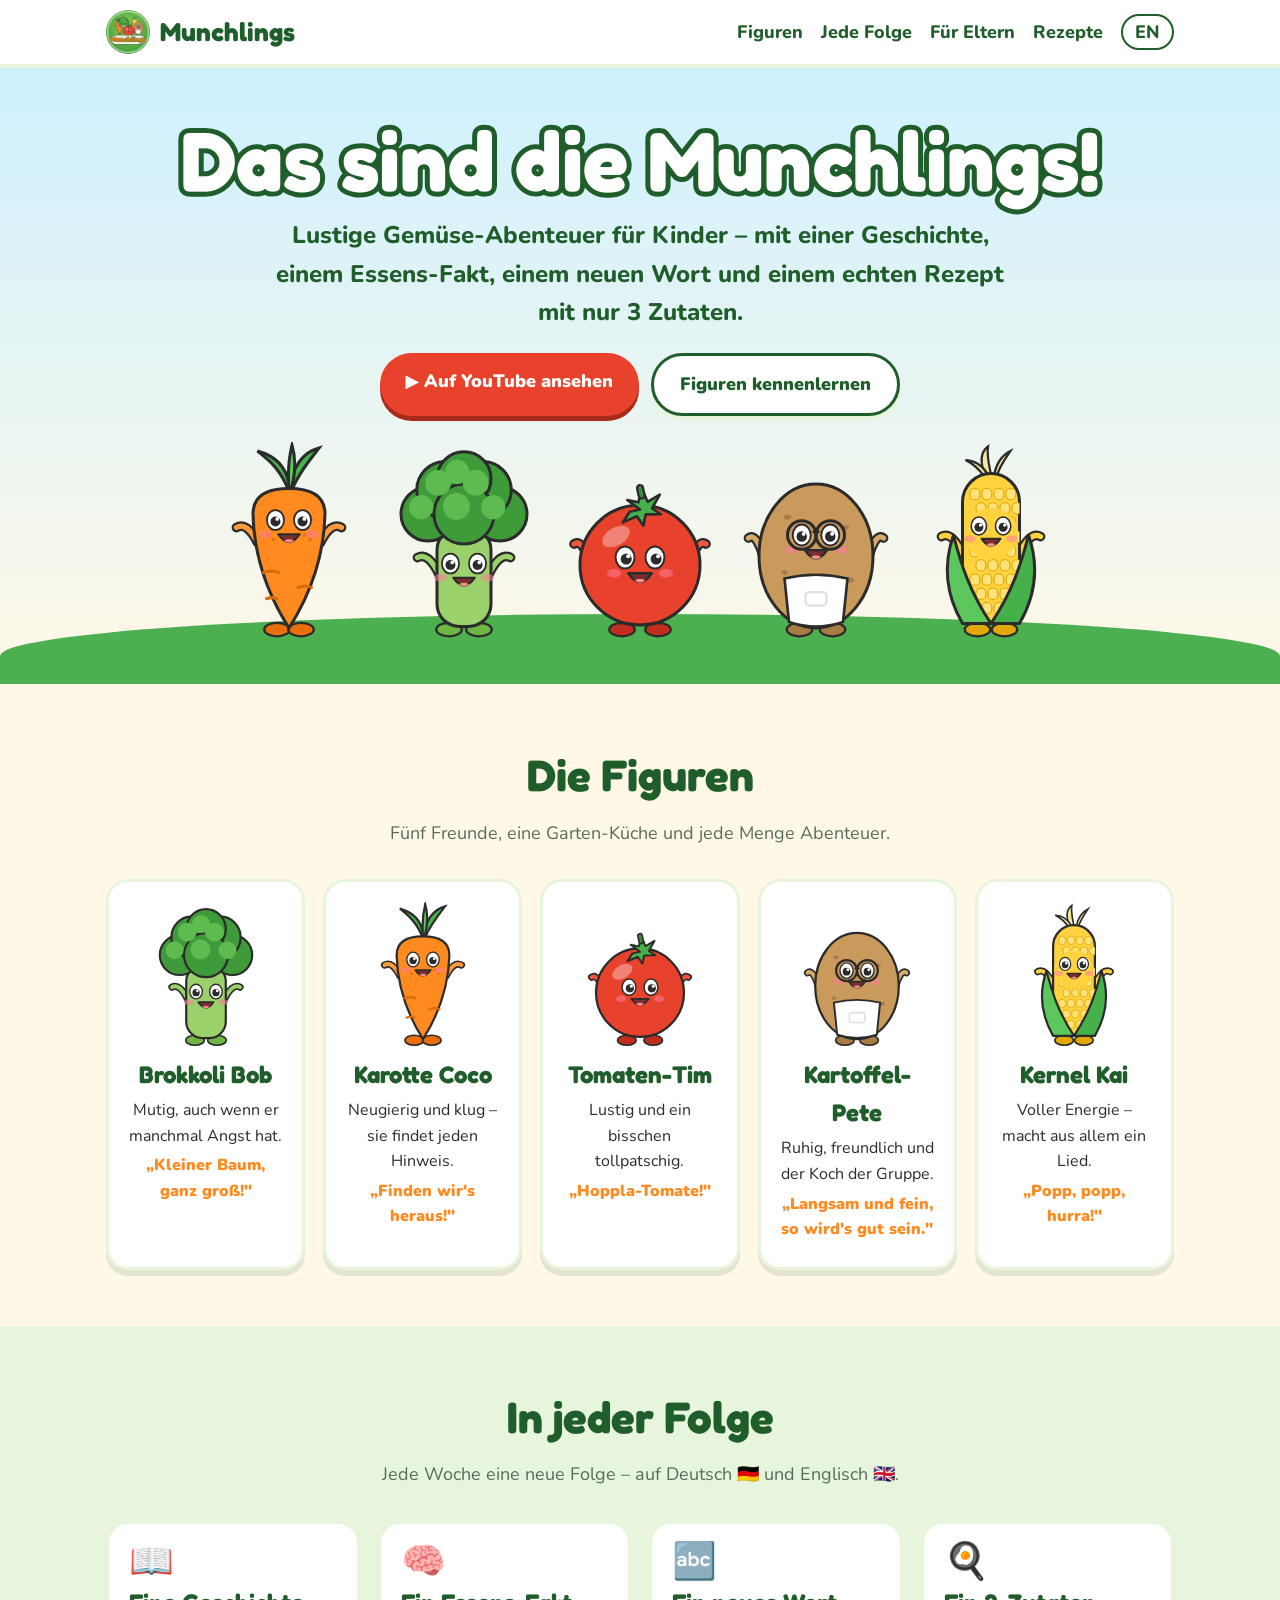
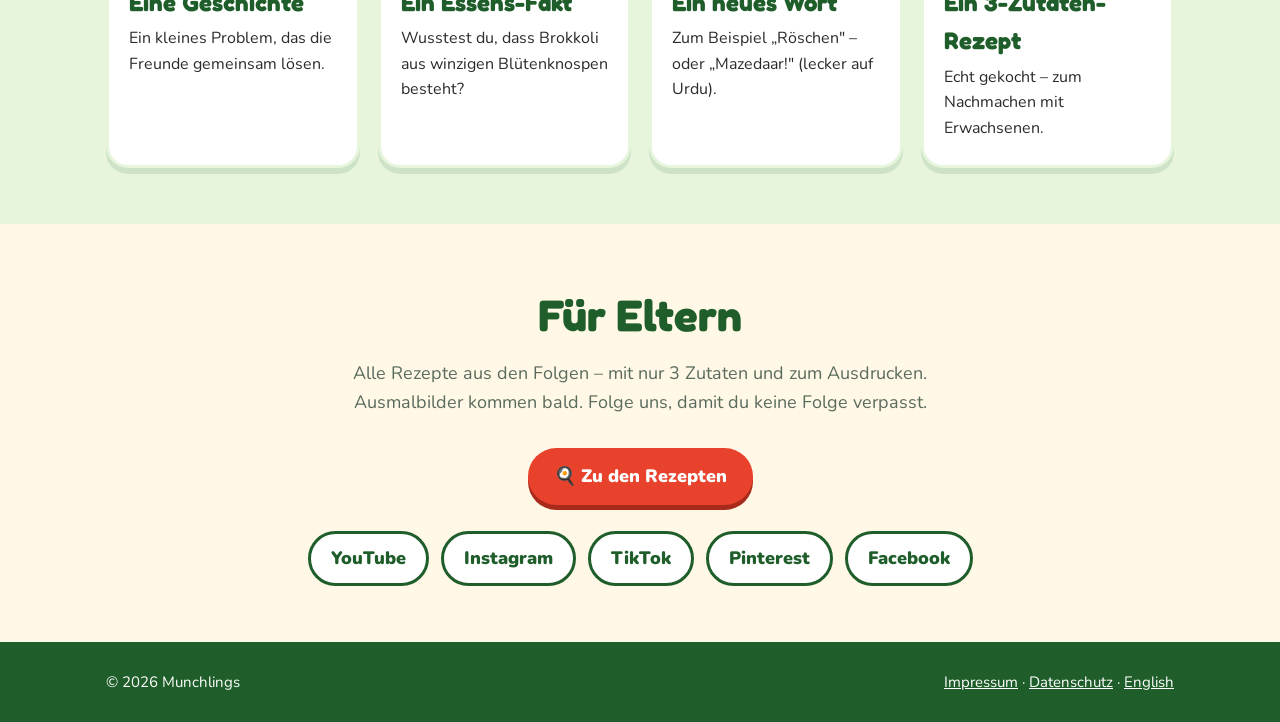
<file: website/index.html>
<!doctype html>
<html lang="de">
<head>
<meta charset="utf-8">
<meta name="viewport" content="width=device-width, initial-scale=1">
<title>Munchlings – Lustige Gemüse-Abenteuer &amp; Kinderrezepte</title>
<meta name="description" content="Die Munchlings: Brokkoli Bob, Karotte Coco, Tomaten-Tim, Kartoffel-Pete und Kernel Kai. Zeichentrick für Kinder mit einer Geschichte, einem Essens-Fakt, einem neuen Wort und einem Rezept mit nur 3 Zutaten.">
<link rel="alternate" hreflang="de" href="https://www.munchlings.de/">
<link rel="alternate" hreflang="en" href="https://www.munchlings.de/en/">
<link rel="icon" type="image/png" href="assets/img/favicon-64.png">
<link rel="apple-touch-icon" href="assets/img/logo-192.png">
<meta property="og:title" content="Munchlings – Lustige Gemüse-Abenteuer &amp; Kinderrezepte">
<meta property="og:description" content="Zeichentrick für Kinder: jede Woche eine neue Folge mit einfachem 3-Zutaten-Rezept.">
<meta property="og:image" content="https://www.munchlings.de/assets/img/og-image.png">
<meta property="og:url" content="https://www.munchlings.de/">
<meta property="og:type" content="website">
<link rel="stylesheet" href="assets/style.css">
</head>
<body>

<header class="top">
  <div class="wrap">
    <a class="brand" href="./"><img src="assets/img/logo-192.png" alt="">Munchlings</a>
    <nav class="nav">
      <a href="#figuren">Figuren</a>
      <a href="#folgen">Jede Folge</a>
      <a href="#eltern">Für Eltern</a>
      <a href="rezepte/">Rezepte</a>
      <a class="lang" href="en/" hreflang="en">EN</a>
    </nav>
  </div>
</header>

<main>
<div class="hero">
  <div class="wrap">
    <h1><span>Das sind die Munchlings!</span></h1>
    <p class="lead">Lustige Gemüse-Abenteuer für Kinder – mit einer Geschichte, einem Essens-Fakt, einem neuen Wort und einem echten Rezept mit nur 3 Zutaten.</p>
    <div class="btns">
      <a class="btn" href="https://www.youtube.com/channel/UCeb5TiEV0HajChm5p1zjoGw" rel="noopener">▶ Auf YouTube ansehen</a>
      <a class="btn alt" href="#figuren">Figuren kennenlernen</a>
    </div>
  </div>
  <div class="lineup" aria-hidden="true">
    <img src="assets/img/characters/coco.svg" alt="">
    <img src="assets/img/characters/bob.svg" alt="">
    <img src="assets/img/characters/tim.svg" alt="">
    <img src="assets/img/characters/pete.svg" alt="">
    <img src="assets/img/characters/kai.svg" alt="">
  </div>
  <div class="grass"></div>
</div>

<section id="figuren">
  <div class="wrap">
    <h2>Die Figuren</h2>
    <p class="sub">Fünf Freunde, eine Garten-Küche und jede Menge Abenteuer.</p>
    <div class="grid">
      <div class="card"><img src="assets/img/characters/bob.svg" alt="Brokkoli Bob"><h3>Brokkoli Bob</h3><p>Mutig, auch wenn er manchmal Angst hat.</p><p class="quote">„Kleiner Baum, ganz groß!"</p></div>
      <div class="card"><img src="assets/img/characters/coco.svg" alt="Karotte Coco"><h3>Karotte Coco</h3><p>Neugierig und klug – sie findet jeden Hinweis.</p><p class="quote">„Finden wir's heraus!"</p></div>
      <div class="card"><img src="assets/img/characters/tim.svg" alt="Tomaten-Tim"><h3>Tomaten-Tim</h3><p>Lustig und ein bisschen tollpatschig.</p><p class="quote">„Hoppla-Tomate!"</p></div>
      <div class="card"><img src="assets/img/characters/pete.svg" alt="Kartoffel-Pete"><h3>Kartoffel-Pete</h3><p>Ruhig, freundlich und der Koch der Gruppe.</p><p class="quote">„Langsam und fein, so wird's gut sein."</p></div>
      <div class="card"><img src="assets/img/characters/kai.svg" alt="Kernel Kai"><h3>Kernel Kai</h3><p>Voller Energie – macht aus allem ein Lied.</p><p class="quote">„Popp, popp, hurra!"</p></div>
    </div>
  </div>
</section>

<section id="folgen" class="green-band">
  <div class="wrap">
    <h2>In jeder Folge</h2>
    <p class="sub">Jede Woche eine neue Folge – auf Deutsch 🇩🇪 und Englisch 🇬🇧.</p>
    <div class="grid steps">
      <div class="card"><div class="icon">📖</div><h3>Eine Geschichte</h3><p>Ein kleines Problem, das die Freunde gemeinsam lösen.</p></div>
      <div class="card"><div class="icon">🧠</div><h3>Ein Essens-Fakt</h3><p>Wusstest du, dass Brokkoli aus winzigen Blütenknospen besteht?</p></div>
      <div class="card"><div class="icon">🔤</div><h3>Ein neues Wort</h3><p>Zum Beispiel „Röschen" – oder „Mazedaar!" (lecker auf Urdu).</p></div>
      <div class="card"><div class="icon">🍳</div><h3>Ein 3-Zutaten-Rezept</h3><p>Echt gekocht – zum Nachmachen mit Erwachsenen.</p></div>
    </div>
  </div>
</section>

<section id="eltern">
  <div class="wrap">
    <h2>Für Eltern</h2>
    <p class="sub">Alle Rezepte aus den Folgen – mit nur 3 Zutaten und zum Ausdrucken. Ausmalbilder kommen bald. Folge uns, damit du keine Folge verpasst.</p>
    <div class="btns"><a class="btn" href="rezepte/">🍳 Zu den Rezepten</a></div>
    <div class="socials">
      <a href="https://www.youtube.com/channel/UCeb5TiEV0HajChm5p1zjoGw" rel="noopener">YouTube</a>
      <a href="https://www.instagram.com/munchlingskids/" rel="noopener">Instagram</a>
      <a href="https://www.tiktok.com/@munchlingskids" rel="noopener">TikTok</a>
      <a href="https://www.pinterest.com/munchlingskids/" rel="noopener">Pinterest</a>
      <a href="https://www.facebook.com/profile.php?id=61594333997519" rel="noopener">Facebook</a>
    </div>
  </div>
</section>
</main>

<footer>
  <div class="wrap">
    <span>© 2026 Munchlings</span>
    <span><a href="impressum.html">Impressum</a> · <a href="datenschutz.html">Datenschutz</a> · <a href="en/" hreflang="en">English</a></span>
  </div>
</footer>
</body>
</html>
</file>
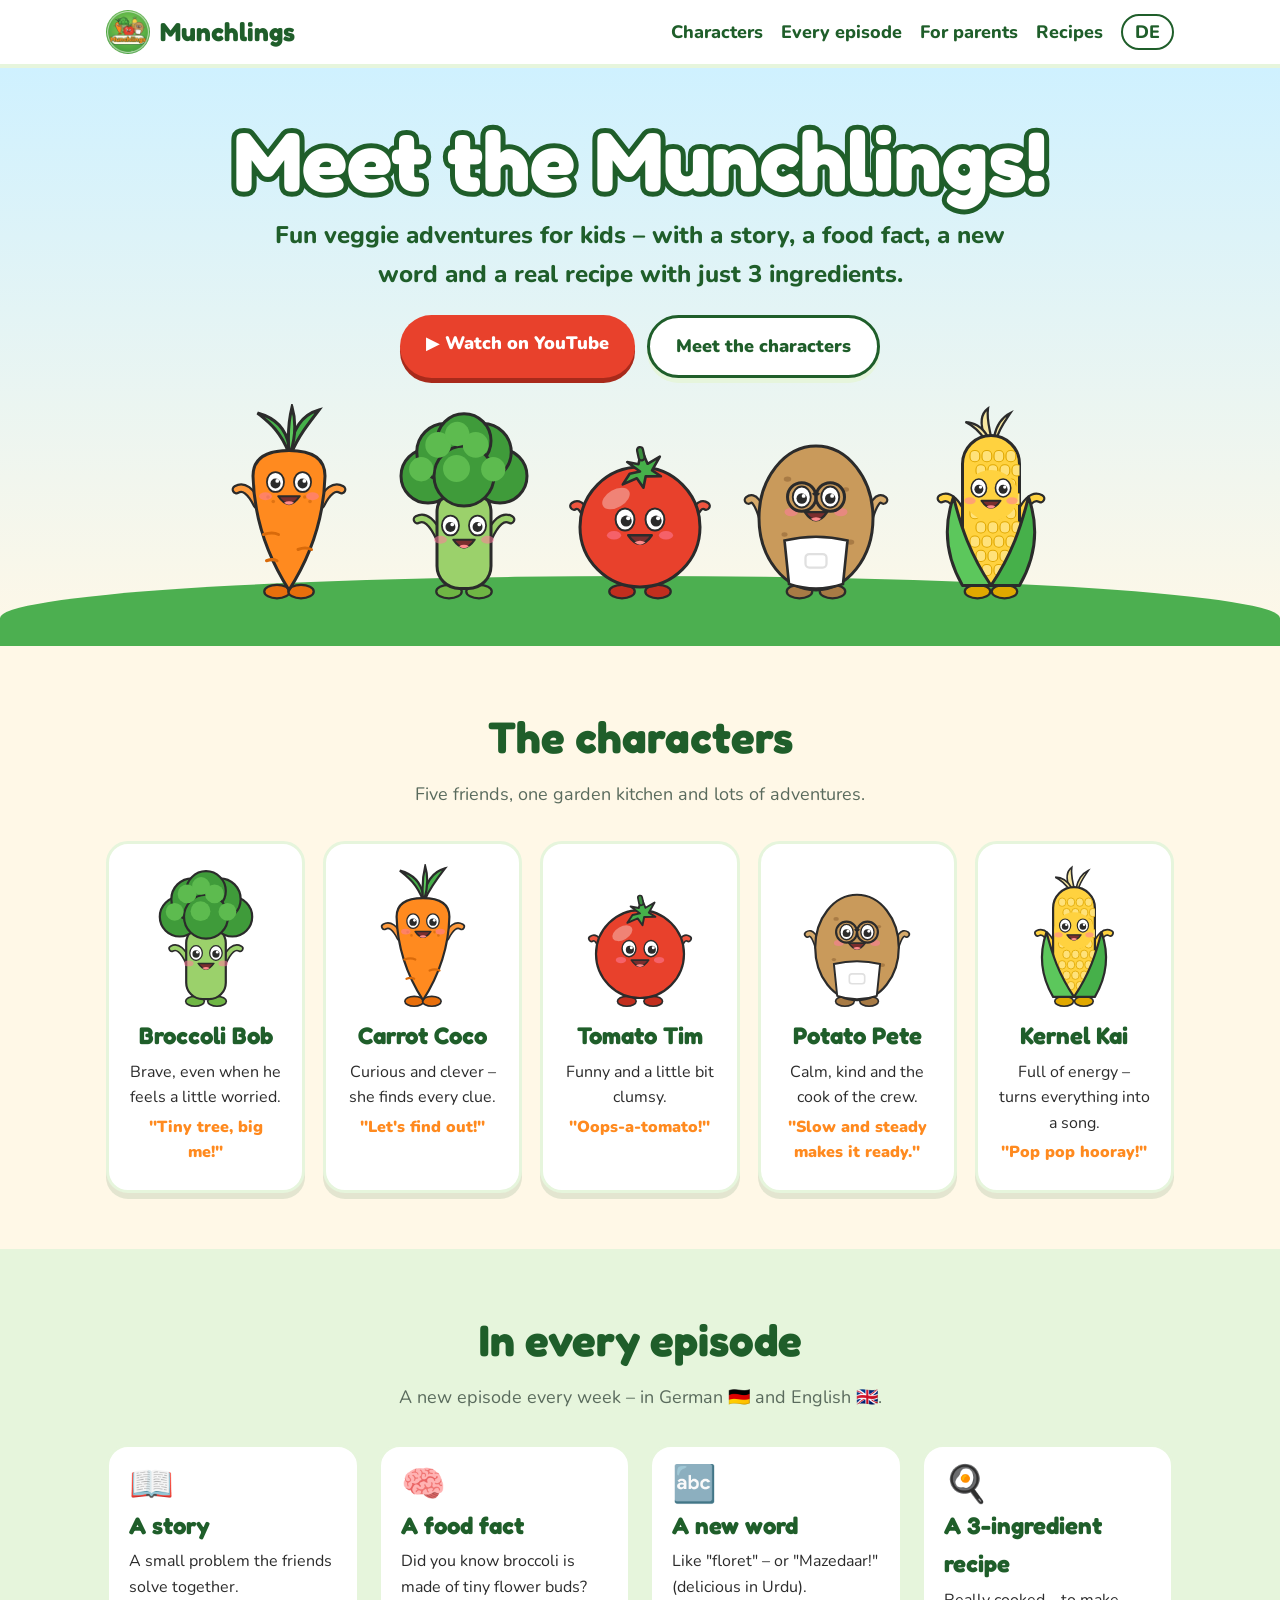
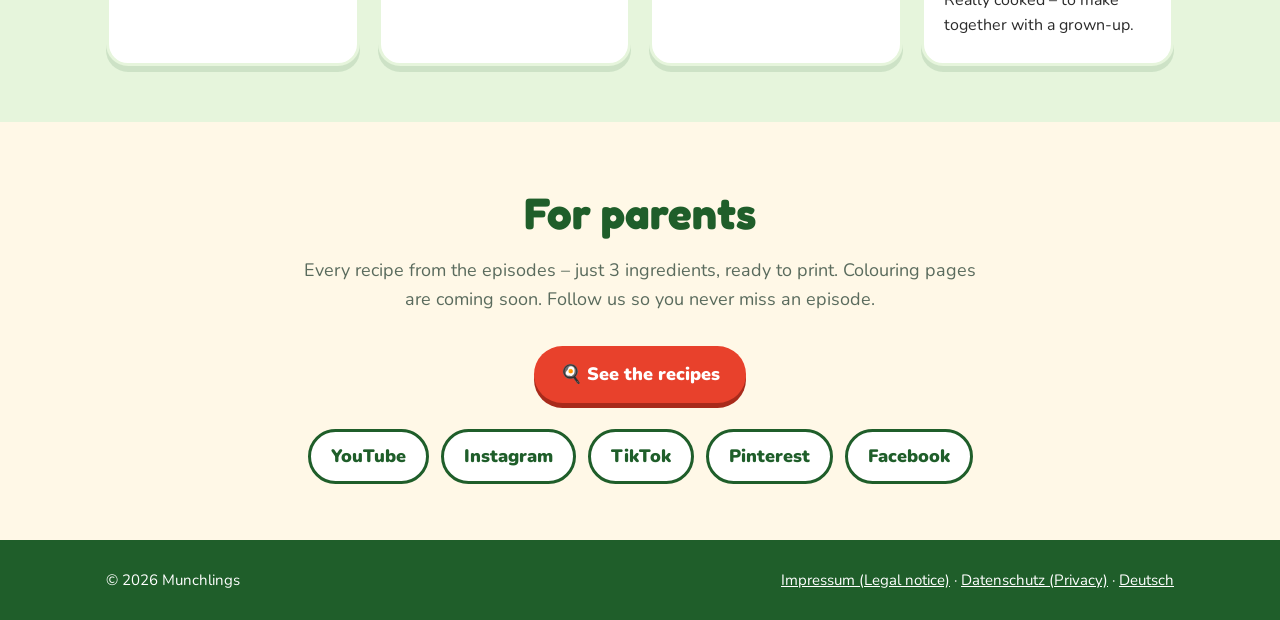
<file: website/en/index.html>
<!doctype html>
<html lang="en">
<head>
<meta charset="utf-8">
<meta name="viewport" content="width=device-width, initial-scale=1">
<title>Munchlings – Fun Veggie Adventures &amp; Easy Kids Recipes</title>
<meta name="description" content="Meet the Munchlings: Broccoli Bob, Carrot Coco, Tomato Tim, Potato Pete and Kernel Kai. A kids cartoon with a story, a food fact, a new word and a real 3-ingredient recipe in every episode.">
<link rel="alternate" hreflang="de" href="https://www.munchlings.de/">
<link rel="alternate" hreflang="en" href="https://www.munchlings.de/en/">
<link rel="icon" type="image/png" href="../assets/img/favicon-64.png">
<link rel="apple-touch-icon" href="../assets/img/logo-192.png">
<meta property="og:title" content="Munchlings – Fun Veggie Adventures &amp; Easy Kids Recipes">
<meta property="og:description" content="A kids cartoon with a new episode and an easy 3-ingredient recipe every week.">
<meta property="og:image" content="https://www.munchlings.de/assets/img/og-image.png">
<meta property="og:url" content="https://www.munchlings.de/en/">
<meta property="og:type" content="website">
<link rel="stylesheet" href="../assets/style.css">
</head>
<body>

<header class="top">
  <div class="wrap">
    <a class="brand" href="./"><img src="../assets/img/logo-192.png" alt="">Munchlings</a>
    <nav class="nav">
      <a href="#characters">Characters</a>
      <a href="#episodes">Every episode</a>
      <a href="#parents">For parents</a>
      <a href="recipes/">Recipes</a>
      <a class="lang" href="../" hreflang="de">DE</a>
    </nav>
  </div>
</header>

<main>
<div class="hero">
  <div class="wrap">
    <h1><span>Meet the Munchlings!</span></h1>
    <p class="lead">Fun veggie adventures for kids – with a story, a food fact, a new word and a real recipe with just 3 ingredients.</p>
    <div class="btns">
      <a class="btn" href="https://www.youtube.com/channel/UCeb5TiEV0HajChm5p1zjoGw" rel="noopener">▶ Watch on YouTube</a>
      <a class="btn alt" href="#characters">Meet the characters</a>
    </div>
  </div>
  <div class="lineup" aria-hidden="true">
    <img src="../assets/img/characters/coco.svg" alt="">
    <img src="../assets/img/characters/bob.svg" alt="">
    <img src="../assets/img/characters/tim.svg" alt="">
    <img src="../assets/img/characters/pete.svg" alt="">
    <img src="../assets/img/characters/kai.svg" alt="">
  </div>
  <div class="grass"></div>
</div>

<section id="characters">
  <div class="wrap">
    <h2>The characters</h2>
    <p class="sub">Five friends, one garden kitchen and lots of adventures.</p>
    <div class="grid">
      <div class="card"><img src="../assets/img/characters/bob.svg" alt="Broccoli Bob"><h3>Broccoli Bob</h3><p>Brave, even when he feels a little worried.</p><p class="quote">"Tiny tree, big me!"</p></div>
      <div class="card"><img src="../assets/img/characters/coco.svg" alt="Carrot Coco"><h3>Carrot Coco</h3><p>Curious and clever – she finds every clue.</p><p class="quote">"Let's find out!"</p></div>
      <div class="card"><img src="../assets/img/characters/tim.svg" alt="Tomato Tim"><h3>Tomato Tim</h3><p>Funny and a little bit clumsy.</p><p class="quote">"Oops-a-tomato!"</p></div>
      <div class="card"><img src="../assets/img/characters/pete.svg" alt="Potato Pete"><h3>Potato Pete</h3><p>Calm, kind and the cook of the crew.</p><p class="quote">"Slow and steady makes it ready."</p></div>
      <div class="card"><img src="../assets/img/characters/kai.svg" alt="Kernel Kai"><h3>Kernel Kai</h3><p>Full of energy – turns everything into a song.</p><p class="quote">"Pop pop hooray!"</p></div>
    </div>
  </div>
</section>

<section id="episodes" class="green-band">
  <div class="wrap">
    <h2>In every episode</h2>
    <p class="sub">A new episode every week – in German 🇩🇪 and English 🇬🇧.</p>
    <div class="grid steps">
      <div class="card"><div class="icon">📖</div><h3>A story</h3><p>A small problem the friends solve together.</p></div>
      <div class="card"><div class="icon">🧠</div><h3>A food fact</h3><p>Did you know broccoli is made of tiny flower buds?</p></div>
      <div class="card"><div class="icon">🔤</div><h3>A new word</h3><p>Like "floret" – or "Mazedaar!" (delicious in Urdu).</p></div>
      <div class="card"><div class="icon">🍳</div><h3>A 3-ingredient recipe</h3><p>Really cooked – to make together with a grown-up.</p></div>
    </div>
  </div>
</section>

<section id="parents">
  <div class="wrap">
    <h2>For parents</h2>
    <p class="sub">Every recipe from the episodes – just 3 ingredients, ready to print. Colouring pages are coming soon. Follow us so you never miss an episode.</p>
    <div class="btns"><a class="btn" href="recipes/">🍳 See the recipes</a></div>
    <div class="socials">
      <a href="https://www.youtube.com/channel/UCeb5TiEV0HajChm5p1zjoGw" rel="noopener">YouTube</a>
      <a href="https://www.instagram.com/munchlingskids/" rel="noopener">Instagram</a>
      <a href="https://www.tiktok.com/@munchlingskids" rel="noopener">TikTok</a>
      <a href="https://www.pinterest.com/munchlingskids/" rel="noopener">Pinterest</a>
      <a href="https://www.facebook.com/profile.php?id=61594333997519" rel="noopener">Facebook</a>
    </div>
  </div>
</section>
</main>

<footer>
  <div class="wrap">
    <span>© 2026 Munchlings</span>
    <span><a href="../impressum.html">Impressum (Legal notice)</a> · <a href="../datenschutz.html">Datenschutz (Privacy)</a> · <a href="../" hreflang="de">Deutsch</a></span>
  </div>
</footer>
</body>
</html>
</file>
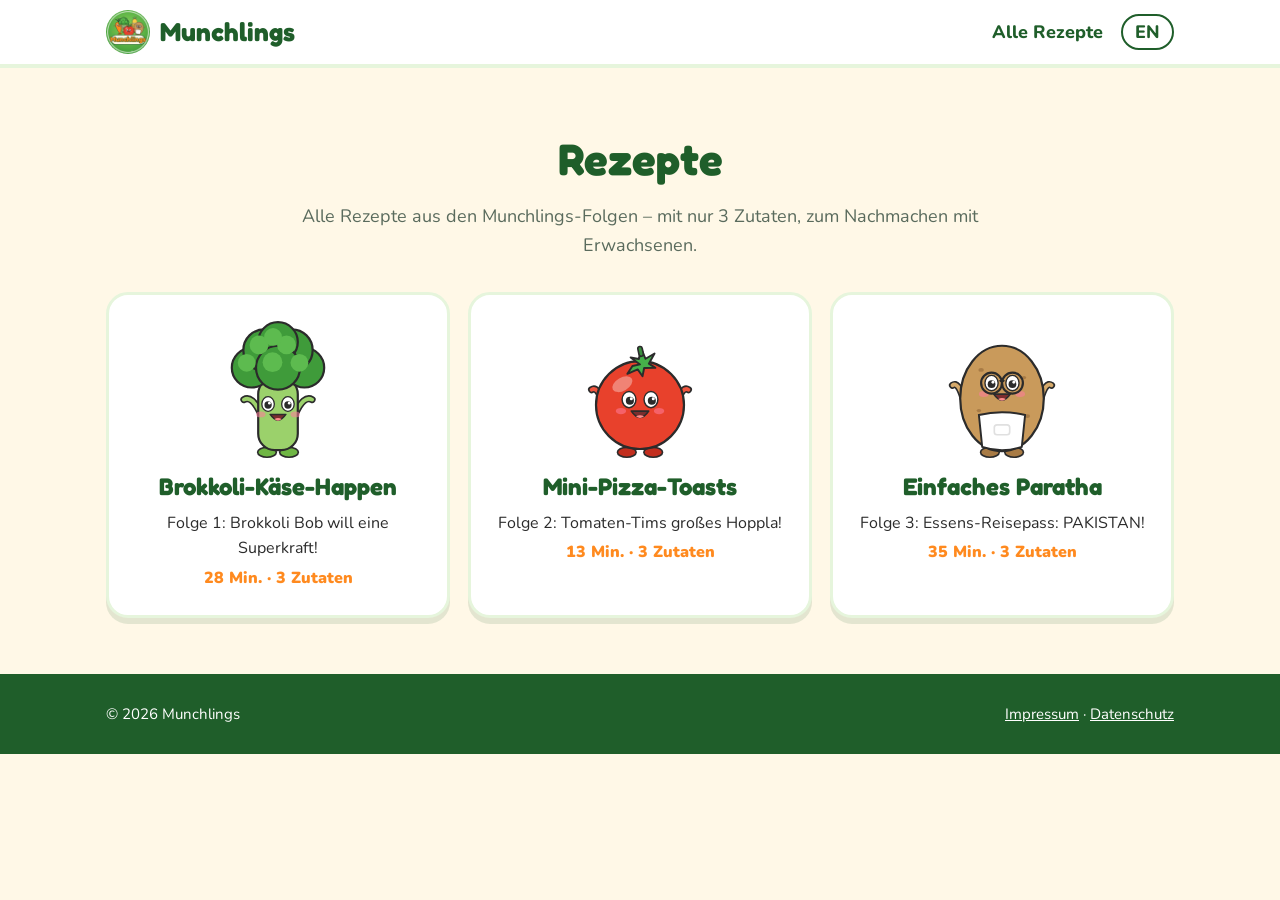
<file: website/rezepte/index.html>
<!doctype html>
<html lang="de">
<head>
<meta charset="utf-8">
<meta name="viewport" content="width=device-width, initial-scale=1">
<title>Rezepte – Munchlings</title>
<meta name="description" content="Einfache Kinderrezepte mit nur 3 Zutaten aus den Munchlings-Folgen: zum Ausdrucken und Nachkochen mit Erwachsenen.">
<link rel="canonical" href="https://www.munchlings.de/rezepte/">
<link rel="alternate" hreflang="de" href="https://www.munchlings.de/rezepte/">
<link rel="alternate" hreflang="en" href="https://www.munchlings.de/en/recipes/">
<link rel="icon" type="image/png" href="../assets/img/favicon-64.png">
<link rel="apple-touch-icon" href="../assets/img/logo-192.png">
<meta property="og:title" content="Rezepte – Munchlings">
<meta property="og:description" content="Einfache Kinderrezepte mit nur 3 Zutaten aus den Munchlings-Folgen: zum Ausdrucken und Nachkochen mit Erwachsenen.">
<meta property="og:image" content="https://www.munchlings.de/assets/img/og-image.png">
<meta property="og:url" content="https://www.munchlings.de/rezepte/">
<meta property="og:type" content="website">
<link rel="stylesheet" href="../assets/style.css">
</head>
<body>

<header class="top">
  <div class="wrap">
    <a class="brand" href="../"><img src="../assets/img/logo-192.png" alt="">Munchlings</a>
    <nav class="nav">
      <a href="./">Alle Rezepte</a>
      <a class="lang" href="../en/recipes/" hreflang="en">EN</a>
    </nav>
  </div>
</header>

<main>
<section>
  <div class="wrap">
    <h2>Rezepte</h2>
    <p class="sub">Alle Rezepte aus den Munchlings-Folgen – mit nur 3 Zutaten, zum Nachmachen mit Erwachsenen.</p>
    <div class="recipe-list">
      <a href="brokkoli-kaese-happen.html"><div class="card"><img src="../assets/img/characters/bob.svg" alt=""><h3>Brokkoli-Käse-Happen</h3><p>Folge 1: Brokkoli Bob will eine Superkraft!</p><p class="quote">28 Min. · 3 Zutaten</p></div></a>
      <a href="mini-pizza-toasts.html"><div class="card"><img src="../assets/img/characters/tim.svg" alt=""><h3>Mini-Pizza-Toasts</h3><p>Folge 2: Tomaten-Tims großes Hoppla!</p><p class="quote">13 Min. · 3 Zutaten</p></div></a>
      <a href="paratha.html"><div class="card"><img src="../assets/img/characters/pete.svg" alt=""><h3>Einfaches Paratha</h3><p>Folge 3: Essens-Reisepass: PAKISTAN!</p><p class="quote">35 Min. · 3 Zutaten</p></div></a>
    </div>
  </div>
</section>
</main>

<footer>
  <div class="wrap">
    <span>© 2026 Munchlings</span>
    <span><a href="../impressum.html">Impressum</a> · <a href="../datenschutz.html">Datenschutz</a></span>
  </div>
</footer>
</body>
</html>
</file>
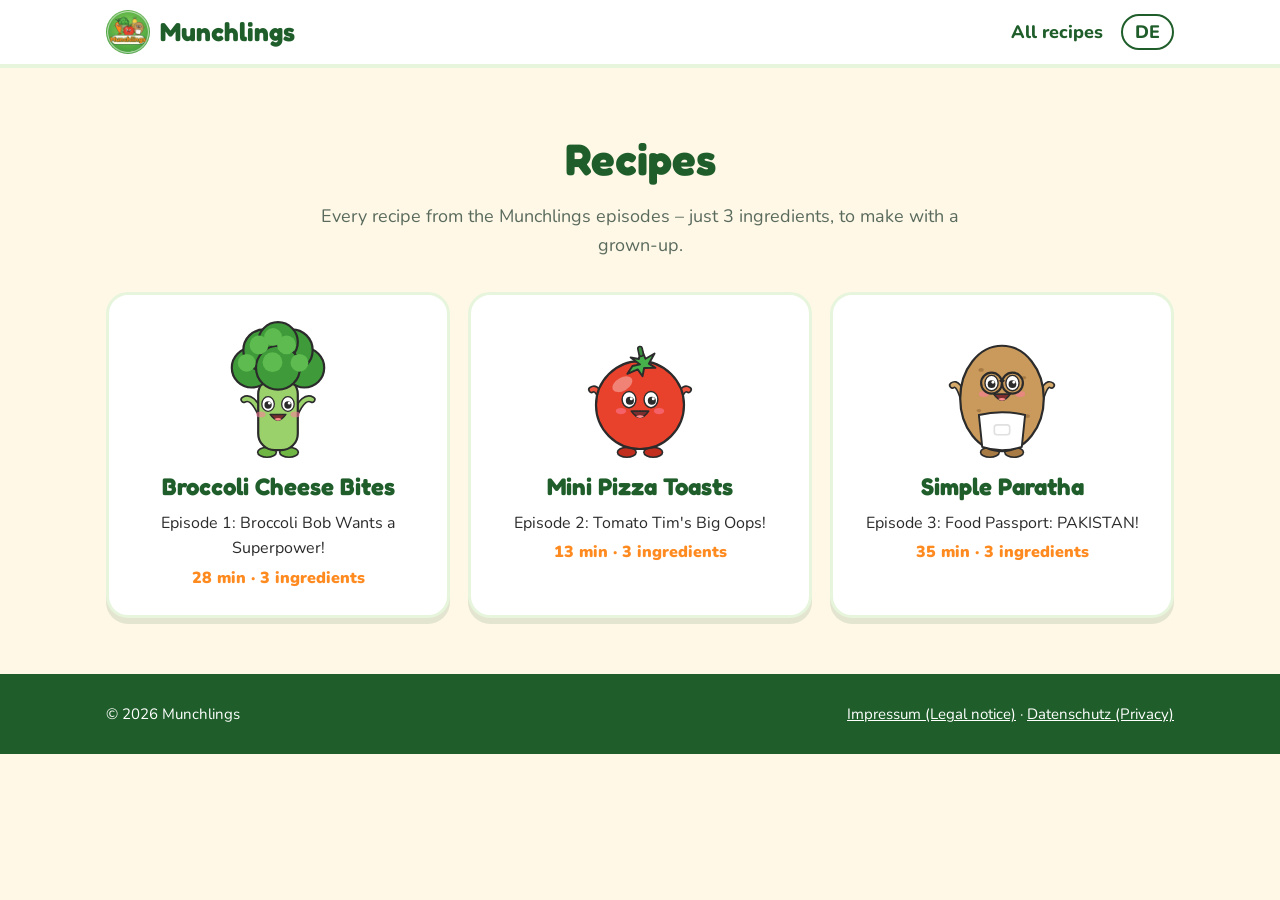
<file: website/en/recipes/index.html>
<!doctype html>
<html lang="en">
<head>
<meta charset="utf-8">
<meta name="viewport" content="width=device-width, initial-scale=1">
<title>Recipes – Munchlings</title>
<meta name="description" content="Easy 3-ingredient kids recipes from the Munchlings episodes: print them and cook them together with a grown-up.">
<link rel="canonical" href="https://www.munchlings.de/en/recipes/">
<link rel="alternate" hreflang="de" href="https://www.munchlings.de/rezepte/">
<link rel="alternate" hreflang="en" href="https://www.munchlings.de/en/recipes/">
<link rel="icon" type="image/png" href="../../assets/img/favicon-64.png">
<link rel="apple-touch-icon" href="../../assets/img/logo-192.png">
<meta property="og:title" content="Recipes – Munchlings">
<meta property="og:description" content="Easy 3-ingredient kids recipes from the Munchlings episodes: print them and cook them together with a grown-up.">
<meta property="og:image" content="https://www.munchlings.de/assets/img/og-image.png">
<meta property="og:url" content="https://www.munchlings.de/en/recipes/">
<meta property="og:type" content="website">
<link rel="stylesheet" href="../../assets/style.css">
</head>
<body>

<header class="top">
  <div class="wrap">
    <a class="brand" href="../"><img src="../../assets/img/logo-192.png" alt="">Munchlings</a>
    <nav class="nav">
      <a href="./">All recipes</a>
      <a class="lang" href="../../rezepte/" hreflang="de">DE</a>
    </nav>
  </div>
</header>

<main>
<section>
  <div class="wrap">
    <h2>Recipes</h2>
    <p class="sub">Every recipe from the Munchlings episodes – just 3 ingredients, to make with a grown-up.</p>
    <div class="recipe-list">
      <a href="broccoli-cheese-bites.html"><div class="card"><img src="../../assets/img/characters/bob.svg" alt=""><h3>Broccoli Cheese Bites</h3><p>Episode 1: Broccoli Bob Wants a Superpower!</p><p class="quote">28 min · 3 ingredients</p></div></a>
      <a href="mini-pizza-toasts.html"><div class="card"><img src="../../assets/img/characters/tim.svg" alt=""><h3>Mini Pizza Toasts</h3><p>Episode 2: Tomato Tim&#x27;s Big Oops!</p><p class="quote">13 min · 3 ingredients</p></div></a>
      <a href="paratha.html"><div class="card"><img src="../../assets/img/characters/pete.svg" alt=""><h3>Simple Paratha</h3><p>Episode 3: Food Passport: PAKISTAN!</p><p class="quote">35 min · 3 ingredients</p></div></a>
    </div>
  </div>
</section>
</main>

<footer>
  <div class="wrap">
    <span>© 2026 Munchlings</span>
    <span><a href="../../impressum.html">Impressum (Legal notice)</a> · <a href="../../datenschutz.html">Datenschutz (Privacy)</a></span>
  </div>
</footer>
</body>
</html>
</file>
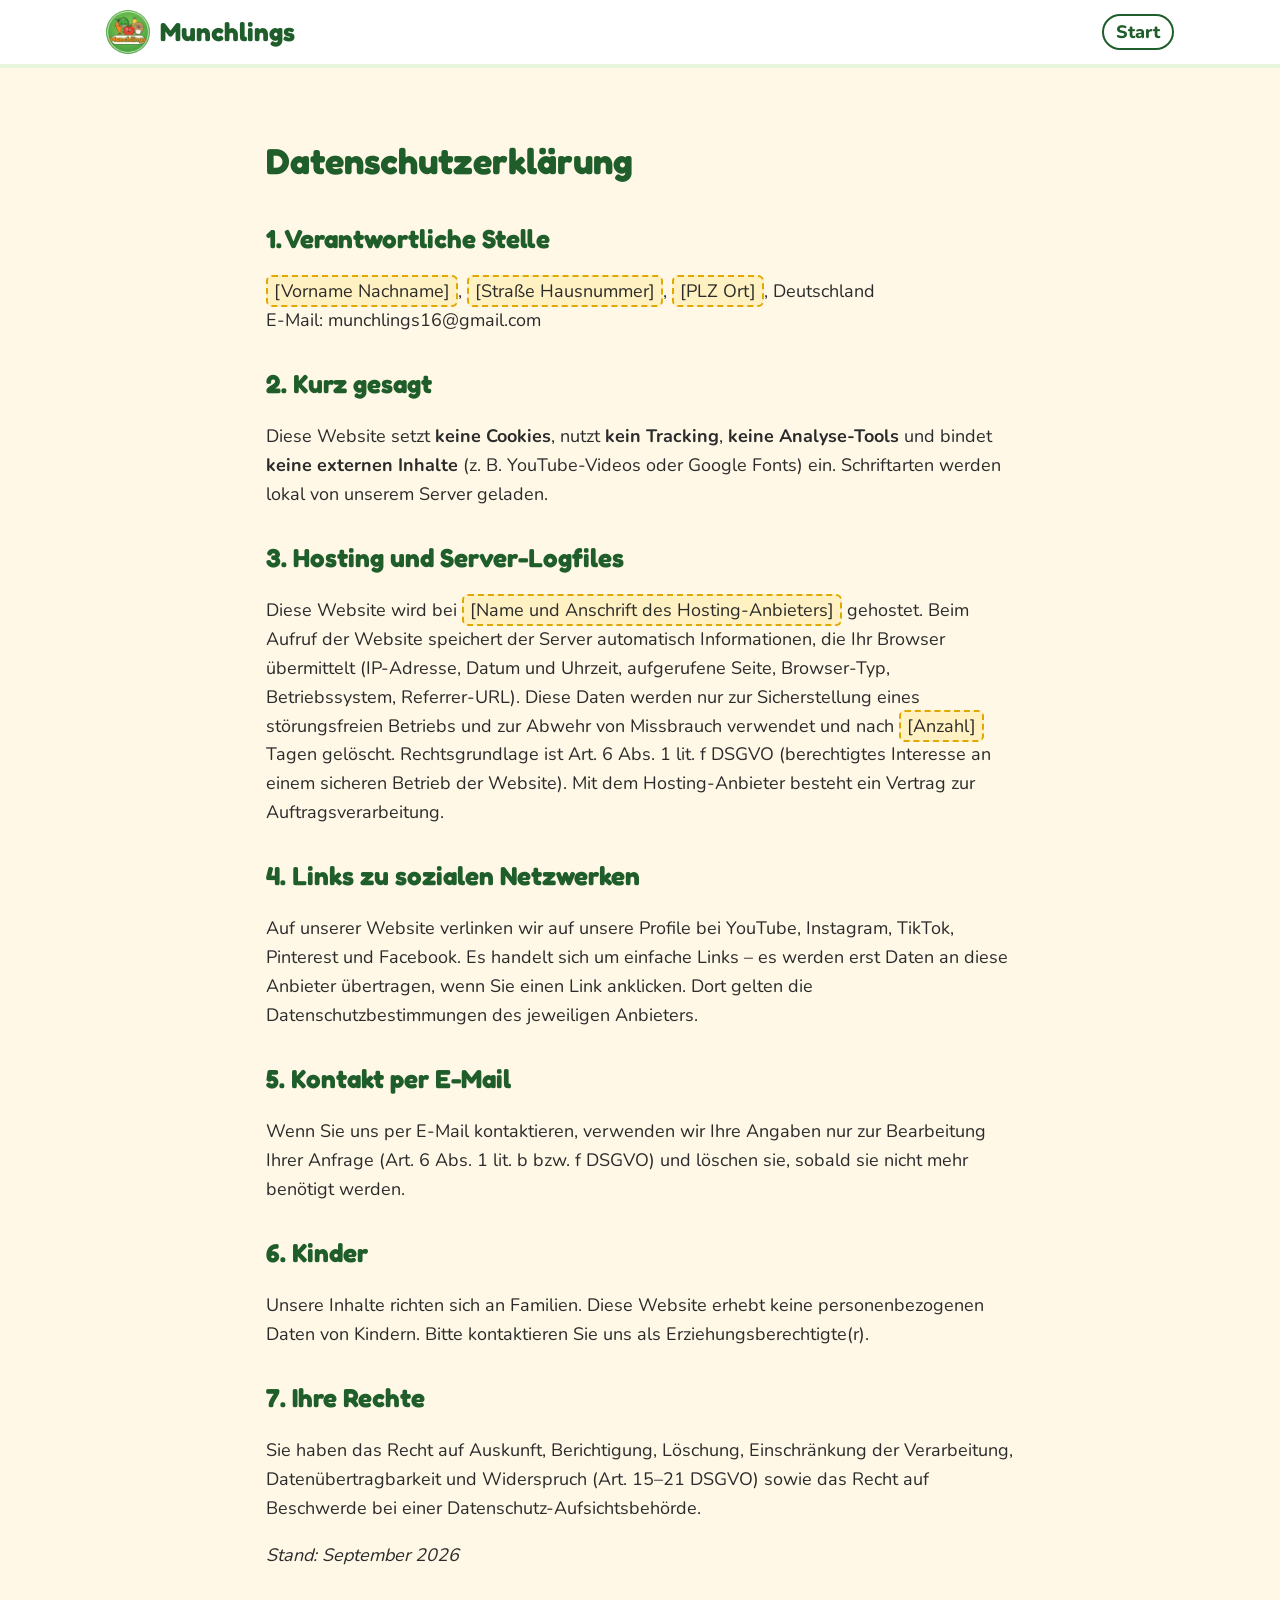
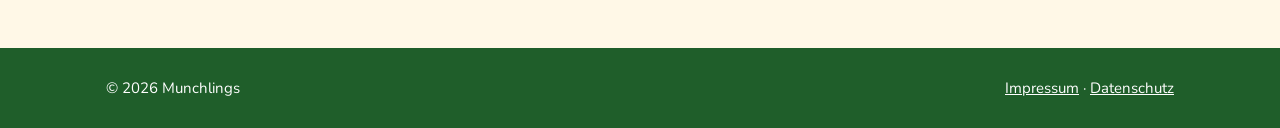
<file: website/datenschutz.html>
<!doctype html>
<html lang="de">
<head>
<meta charset="utf-8">
<meta name="viewport" content="width=device-width, initial-scale=1">
<title>Datenschutzerklärung – Munchlings</title>
<meta name="robots" content="noindex">
<link rel="icon" type="image/png" href="assets/img/favicon-64.png">
<link rel="stylesheet" href="assets/style.css">
</head>
<body>
<header class="top"><div class="wrap"><a class="brand" href="./"><img src="assets/img/logo-192.png" alt="">Munchlings</a><nav class="nav"><a class="lang" href="./">Start</a></nav></div></header>

<main class="legal">
  <h1>Datenschutzerklärung</h1>
  <!-- BITTE AUSFÜLLEN: gelb markierte Felder ersetzen. Vor dem Veröffentlichen mit einem Datenschutz-Generator (z. B. eRecht24 oder datenschutz-generator.de) abgleichen. -->

  <h2>1. Verantwortliche Stelle</h2>
  <p><span class="todo">[Vorname Nachname]</span>, <span class="todo">[Straße Hausnummer]</span>, <span class="todo">[PLZ Ort]</span>, Deutschland<br>E-Mail: munchlings16@gmail.com</p>

  <h2>2. Kurz gesagt</h2>
  <p>Diese Website setzt <strong>keine Cookies</strong>, nutzt <strong>kein Tracking</strong>, <strong>keine Analyse-Tools</strong> und bindet <strong>keine externen Inhalte</strong> (z. B. YouTube-Videos oder Google Fonts) ein. Schriftarten werden lokal von unserem Server geladen.</p>

  <h2>3. Hosting und Server-Logfiles</h2>
  <p>Diese Website wird bei <span class="todo">[Name und Anschrift des Hosting-Anbieters]</span> gehostet. Beim Aufruf der Website speichert der Server automatisch Informationen, die Ihr Browser übermittelt (IP-Adresse, Datum und Uhrzeit, aufgerufene Seite, Browser-Typ, Betriebssystem, Referrer-URL). Diese Daten werden nur zur Sicherstellung eines störungsfreien Betriebs und zur Abwehr von Missbrauch verwendet und nach <span class="todo">[Anzahl]</span> Tagen gelöscht. Rechtsgrundlage ist Art. 6 Abs. 1 lit. f DSGVO (berechtigtes Interesse an einem sicheren Betrieb der Website). Mit dem Hosting-Anbieter besteht ein Vertrag zur Auftragsverarbeitung.</p>

  <h2>4. Links zu sozialen Netzwerken</h2>
  <p>Auf unserer Website verlinken wir auf unsere Profile bei YouTube, Instagram, TikTok, Pinterest und Facebook. Es handelt sich um einfache Links – es werden erst Daten an diese Anbieter übertragen, wenn Sie einen Link anklicken. Dort gelten die Datenschutzbestimmungen des jeweiligen Anbieters.</p>

  <h2>5. Kontakt per E-Mail</h2>
  <p>Wenn Sie uns per E-Mail kontaktieren, verwenden wir Ihre Angaben nur zur Bearbeitung Ihrer Anfrage (Art. 6 Abs. 1 lit. b bzw. f DSGVO) und löschen sie, sobald sie nicht mehr benötigt werden.</p>

  <h2>6. Kinder</h2>
  <p>Unsere Inhalte richten sich an Familien. Diese Website erhebt keine personenbezogenen Daten von Kindern. Bitte kontaktieren Sie uns als Erziehungsberechtigte(r).</p>

  <h2>7. Ihre Rechte</h2>
  <p>Sie haben das Recht auf Auskunft, Berichtigung, Löschung, Einschränkung der Verarbeitung, Datenübertragbarkeit und Widerspruch (Art. 15–21 DSGVO) sowie das Recht auf Beschwerde bei einer Datenschutz-Aufsichtsbehörde.</p>

  <p><em>Stand: September 2026</em></p>
</main>

<footer><div class="wrap"><span>© 2026 Munchlings</span><span><a href="impressum.html">Impressum</a> · <a href="datenschutz.html">Datenschutz</a></span></div></footer>
</body>
</html>
</file>
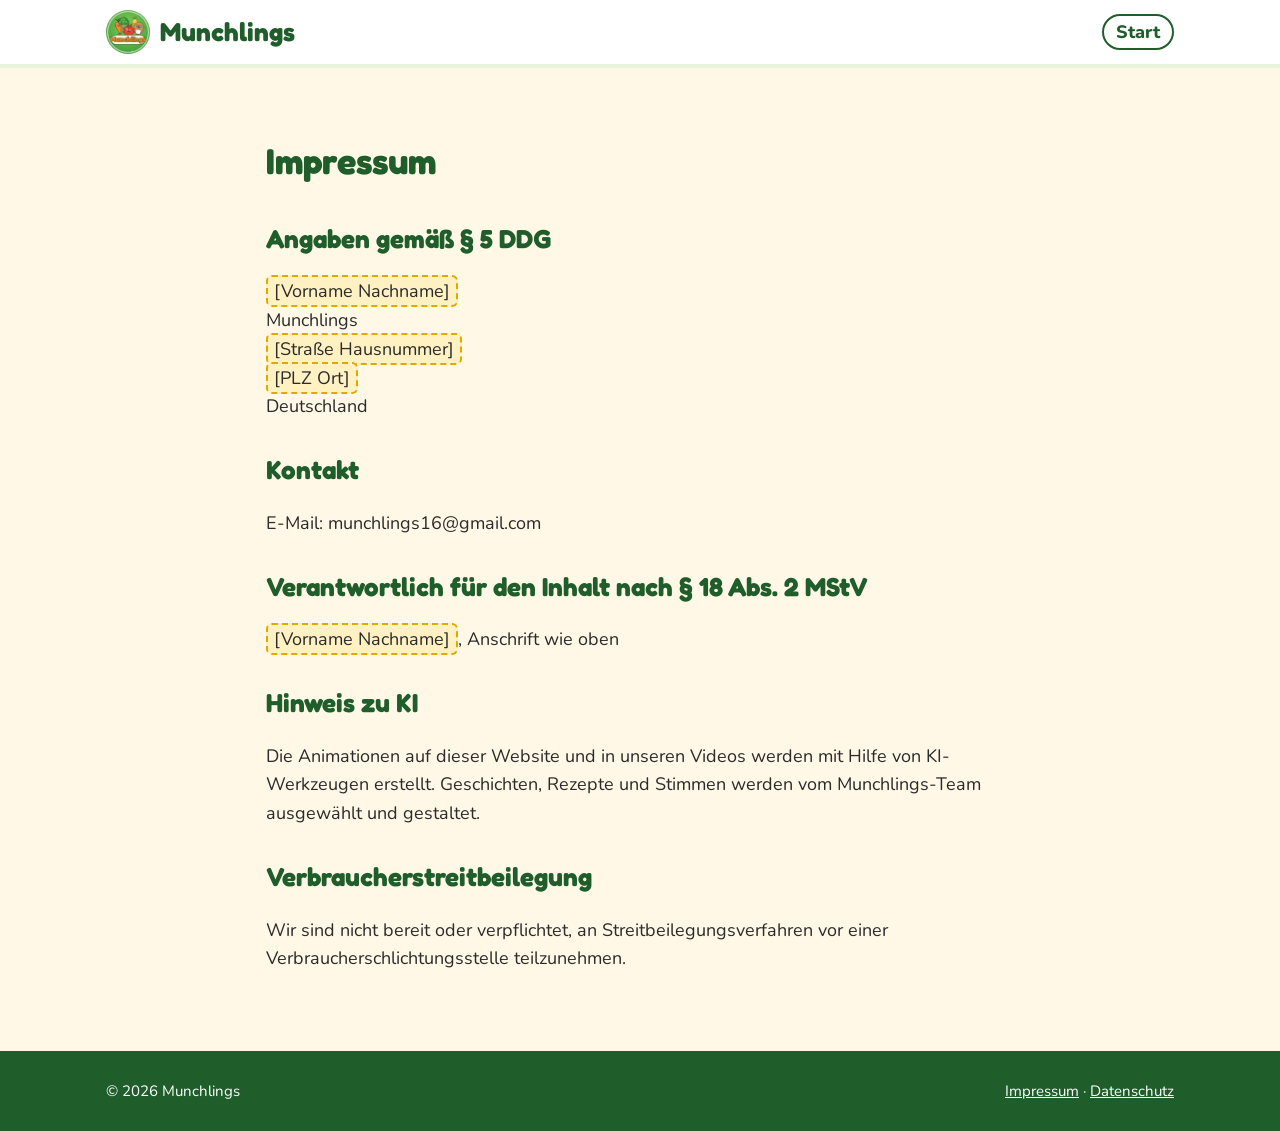
<file: website/impressum.html>
<!doctype html>
<html lang="de">
<head>
<meta charset="utf-8">
<meta name="viewport" content="width=device-width, initial-scale=1">
<title>Impressum – Munchlings</title>
<meta name="robots" content="noindex">
<link rel="icon" type="image/png" href="assets/img/favicon-64.png">
<link rel="stylesheet" href="assets/style.css">
</head>
<body>
<header class="top"><div class="wrap"><a class="brand" href="./"><img src="assets/img/logo-192.png" alt="">Munchlings</a><nav class="nav"><a class="lang" href="./">Start</a></nav></div></header>

<main class="legal">
  <h1>Impressum</h1>

  <!-- BITTE AUSFÜLLEN: Alle gelb markierten Felder vor dem Hochladen durch echte Angaben ersetzen. -->
  <h2>Angaben gemäß § 5 DDG</h2>
  <p>
    <span class="todo">[Vorname Nachname]</span><br>
    Munchlings<br>
    <span class="todo">[Straße Hausnummer]</span><br>
    <span class="todo">[PLZ Ort]</span><br>
    Deutschland
  </p>

  <h2>Kontakt</h2>
  <p>E-Mail: munchlings16@gmail.com</p>

  <h2>Verantwortlich für den Inhalt nach § 18 Abs. 2 MStV</h2>
  <p><span class="todo">[Vorname Nachname]</span>, Anschrift wie oben</p>

  <h2>Hinweis zu KI</h2>
  <p>Die Animationen auf dieser Website und in unseren Videos werden mit Hilfe von KI-Werkzeugen erstellt. Geschichten, Rezepte und Stimmen werden vom Munchlings-Team ausgewählt und gestaltet.</p>

  <h2>Verbraucherstreitbeilegung</h2>
  <p>Wir sind nicht bereit oder verpflichtet, an Streitbeilegungsverfahren vor einer Verbraucherschlichtungsstelle teilzunehmen.</p>
</main>

<footer><div class="wrap"><span>© 2026 Munchlings</span><span><a href="impressum.html">Impressum</a> · <a href="datenschutz.html">Datenschutz</a></span></div></footer>
</body>
</html>
</file>
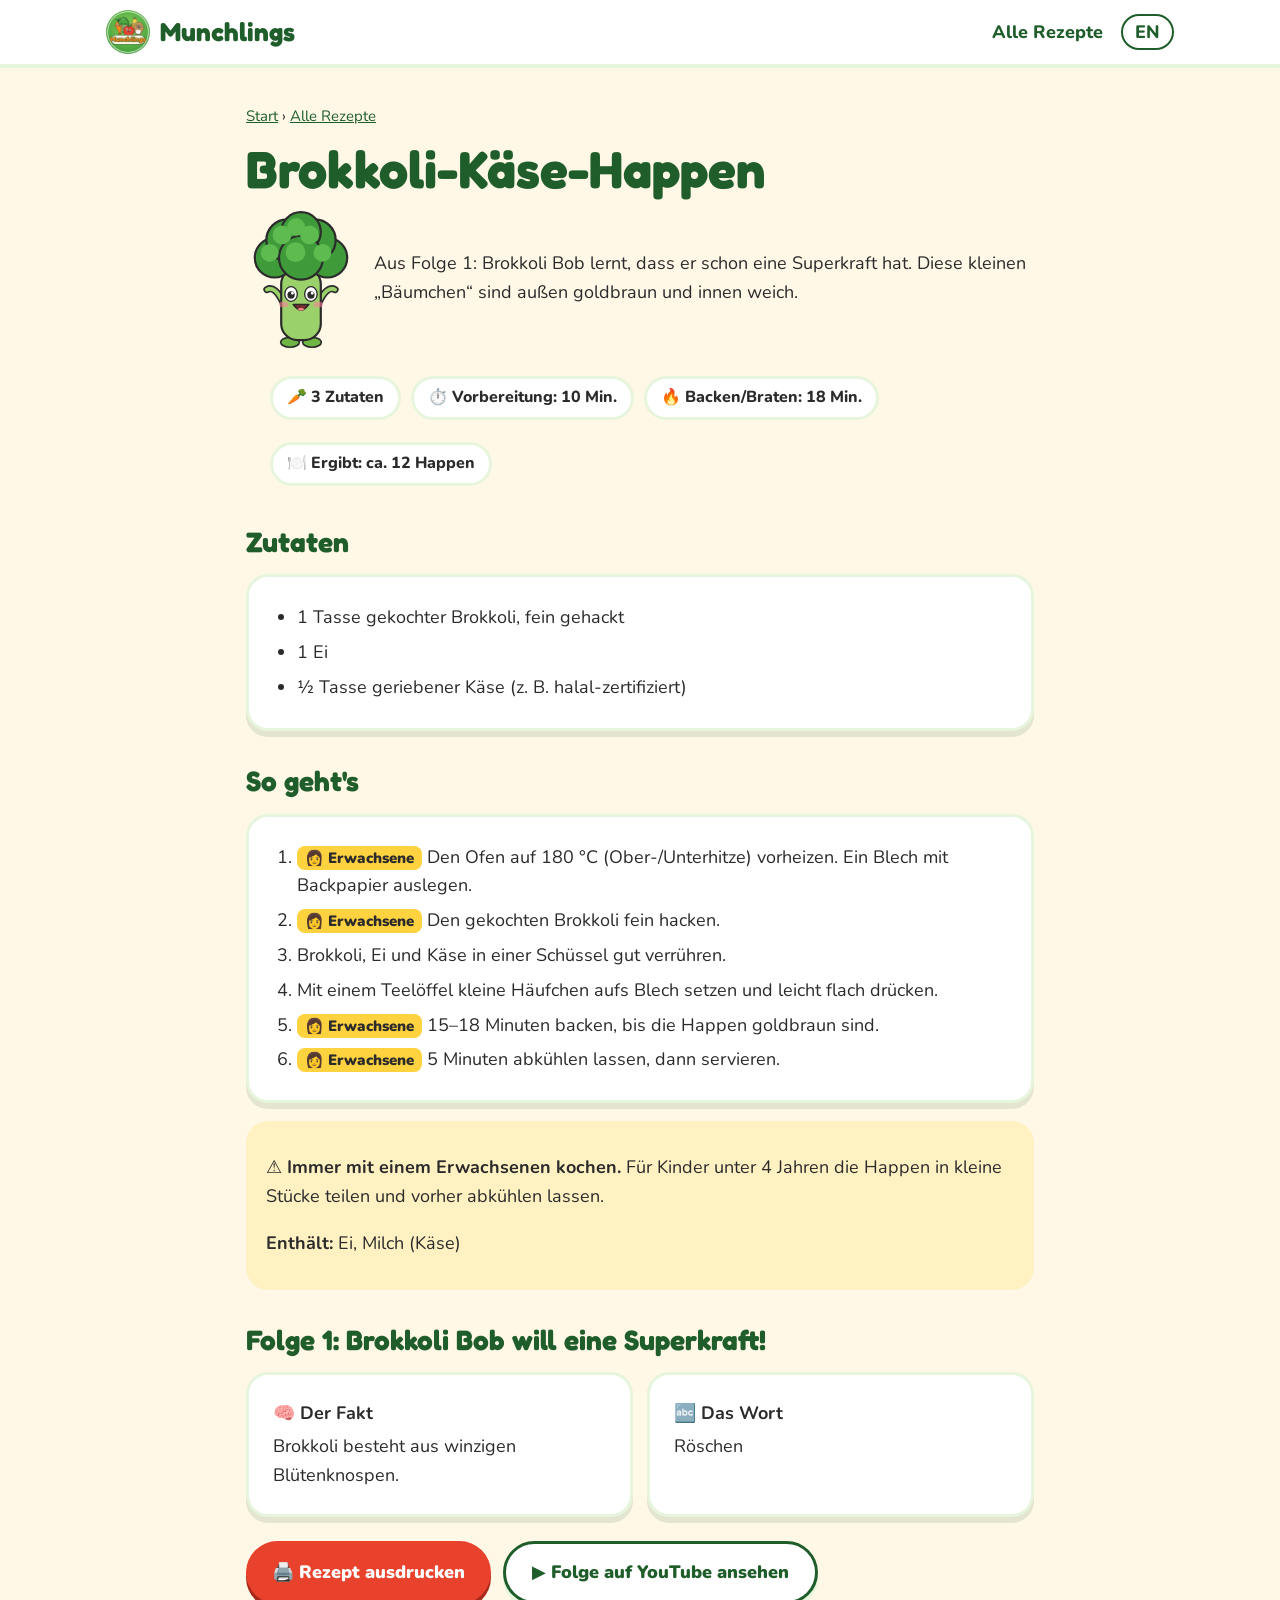
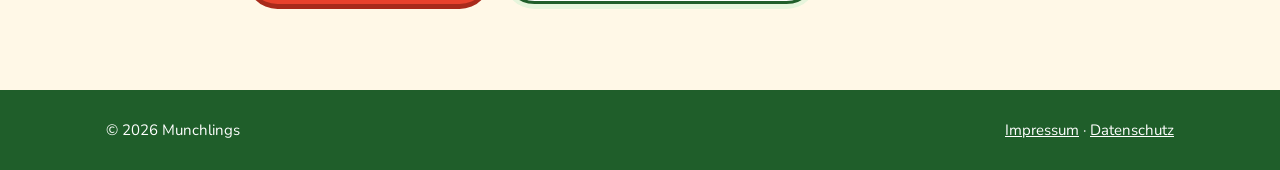
<file: website/rezepte/brokkoli-kaese-happen.html>
<!doctype html>
<html lang="de">
<head>
<meta charset="utf-8">
<meta name="viewport" content="width=device-width, initial-scale=1">
<title>Brokkoli-Käse-Happen – Munchlings</title>
<meta name="description" content="Brokkoli-Käse-Happen: Aus Folge 1: Brokkoli Bob lernt, dass er schon eine Superkraft hat. Diese kleinen „Bäumchen“ sind außen goldbraun und innen weich.">
<link rel="canonical" href="https://www.munchlings.de/rezepte/brokkoli-kaese-happen.html">
<link rel="alternate" hreflang="de" href="https://www.munchlings.de/rezepte/brokkoli-kaese-happen.html">
<link rel="alternate" hreflang="en" href="https://www.munchlings.de/en/recipes/broccoli-cheese-bites.html">
<link rel="icon" type="image/png" href="../assets/img/favicon-64.png">
<link rel="apple-touch-icon" href="../assets/img/logo-192.png">
<meta property="og:title" content="Brokkoli-Käse-Happen – Munchlings">
<meta property="og:description" content="Brokkoli-Käse-Happen: Aus Folge 1: Brokkoli Bob lernt, dass er schon eine Superkraft hat. Diese kleinen „Bäumchen“ sind außen goldbraun und innen weich.">
<meta property="og:image" content="https://www.munchlings.de/assets/img/og-image.png">
<meta property="og:url" content="https://www.munchlings.de/rezepte/brokkoli-kaese-happen.html">
<meta property="og:type" content="website">
<link rel="stylesheet" href="../assets/style.css">
<script type="application/ld+json">
{
 "@context": "https://schema.org",
 "@type": "Recipe",
 "name": "Brokkoli-Käse-Happen",
 "description": "Aus Folge 1: Brokkoli Bob lernt, dass er schon eine Superkraft hat. Diese kleinen „Bäumchen“ sind außen goldbraun und innen weich.",
 "image": [
  "https://www.munchlings.de/assets/img/og-image.png"
 ],
 "author": {
  "@type": "Organization",
  "name": "Munchlings",
  "url": "https://www.munchlings.de/"
 },
 "inLanguage": "de",
 "prepTime": "PT10M",
 "cookTime": "PT18M",
 "totalTime": "PT28M",
 "recipeYield": "ca. 12 Happen",
 "recipeCategory": "Snack",
 "recipeCuisine": "International",
 "keywords": "Brokkoli Kinder, Kinderrezept, 3 Zutaten, Fingerfood Kinder",
 "recipeIngredient": [
  "1 Tasse gekochter Brokkoli, fein gehackt",
  "1 Ei",
  "½ Tasse geriebener Käse (z. B. halal-zertifiziert)"
 ],
 "recipeInstructions": [
  {
   "@type": "HowToStep",
   "text": "Den Ofen auf 180 °C (Ober-/Unterhitze) vorheizen. Ein Blech mit Backpapier auslegen."
  },
  {
   "@type": "HowToStep",
   "text": "Den gekochten Brokkoli fein hacken."
  },
  {
   "@type": "HowToStep",
   "text": "Brokkoli, Ei und Käse in einer Schüssel gut verrühren."
  },
  {
   "@type": "HowToStep",
   "text": "Mit einem Teelöffel kleine Häufchen aufs Blech setzen und leicht flach drücken."
  },
  {
   "@type": "HowToStep",
   "text": "15–18 Minuten backen, bis die Happen goldbraun sind."
  },
  {
   "@type": "HowToStep",
   "text": "5 Minuten abkühlen lassen, dann servieren."
  }
 ]
}
</script>
</head>
<body>

<header class="top">
  <div class="wrap">
    <a class="brand" href="../"><img src="../assets/img/logo-192.png" alt="">Munchlings</a>
    <nav class="nav">
      <a href="./">Alle Rezepte</a>
      <a class="lang" href="../en/recipes/broccoli-cheese-bites.html" hreflang="en">EN</a>
    </nav>
  </div>
</header>

<main class="recipe">
  <p class="crumbs"><a href="../">Start</a> › <a href="./">Alle Rezepte</a></p>
  <h1>Brokkoli-Käse-Happen</h1>
  <div class="intro">
    <img src="../assets/img/characters/bob.svg" alt="">
    <p>Aus Folge 1: Brokkoli Bob lernt, dass er schon eine Superkraft hat. Diese kleinen „Bäumchen“ sind außen goldbraun und innen weich.</p>
  </div>
  <ul class="facts">
    <li>🥕 3 Zutaten</li>
    <li>⏱️ Vorbereitung: 10 Min.</li>
    <li>🔥 Backen/Braten: 18 Min.</li>
    <li>🍽️ Ergibt: ca. 12 Happen</li>
  </ul>

  <h2>Zutaten</h2>
  <div class="box">
    <ul>
      <li>1 Tasse gekochter Brokkoli, fein gehackt</li>
      <li>1 Ei</li>
      <li>½ Tasse geriebener Käse (z. B. halal-zertifiziert)</li>
    </ul>
  </div>

  <h2>So geht's</h2>
  <div class="box">
    <ol>
      <li><span class="adult">👩 Erwachsene</span> Den Ofen auf 180 °C (Ober-/Unterhitze) vorheizen. Ein Blech mit Backpapier auslegen.</li>
      <li><span class="adult">👩 Erwachsene</span> Den gekochten Brokkoli fein hacken.</li>
      <li>Brokkoli, Ei und Käse in einer Schüssel gut verrühren.</li>
      <li>Mit einem Teelöffel kleine Häufchen aufs Blech setzen und leicht flach drücken.</li>
      <li><span class="adult">👩 Erwachsene</span> 15–18 Minuten backen, bis die Happen goldbraun sind.</li>
      <li><span class="adult">👩 Erwachsene</span> 5 Minuten abkühlen lassen, dann servieren.</li>
    </ol>
  </div>
  <div class="note">
    <p><strong>⚠️ Immer mit einem Erwachsenen kochen.</strong> Für Kinder unter 4 Jahren die Happen in kleine Stücke teilen und vorher abkühlen lassen.</p>
    <p><strong>Enthält:</strong> Ei, Milch (Käse)</p>
  </div>

  <h2>Folge 1: Brokkoli Bob will eine Superkraft!</h2>
  <div class="learn">
    <div class="box"><p><strong>🧠 Der Fakt</strong></p><p>Brokkoli besteht aus winzigen Blütenknospen.</p></div>
    <div class="box"><p><strong>🔤 Das Wort</strong></p><p>Röschen</p></div>
  </div>

  <div class="btns" style="justify-content:flex-start">
    <button class="btn print" onclick="window.print()">🖨️ Rezept ausdrucken</button>
    <a class="btn alt print" href="https://www.youtube.com/channel/UCeb5TiEV0HajChm5p1zjoGw" rel="noopener">▶ Folge auf YouTube ansehen</a>
  </div>
</main>

<footer>
  <div class="wrap">
    <span>© 2026 Munchlings</span>
    <span><a href="../impressum.html">Impressum</a> · <a href="../datenschutz.html">Datenschutz</a></span>
  </div>
</footer>
</body>
</html>
</file>
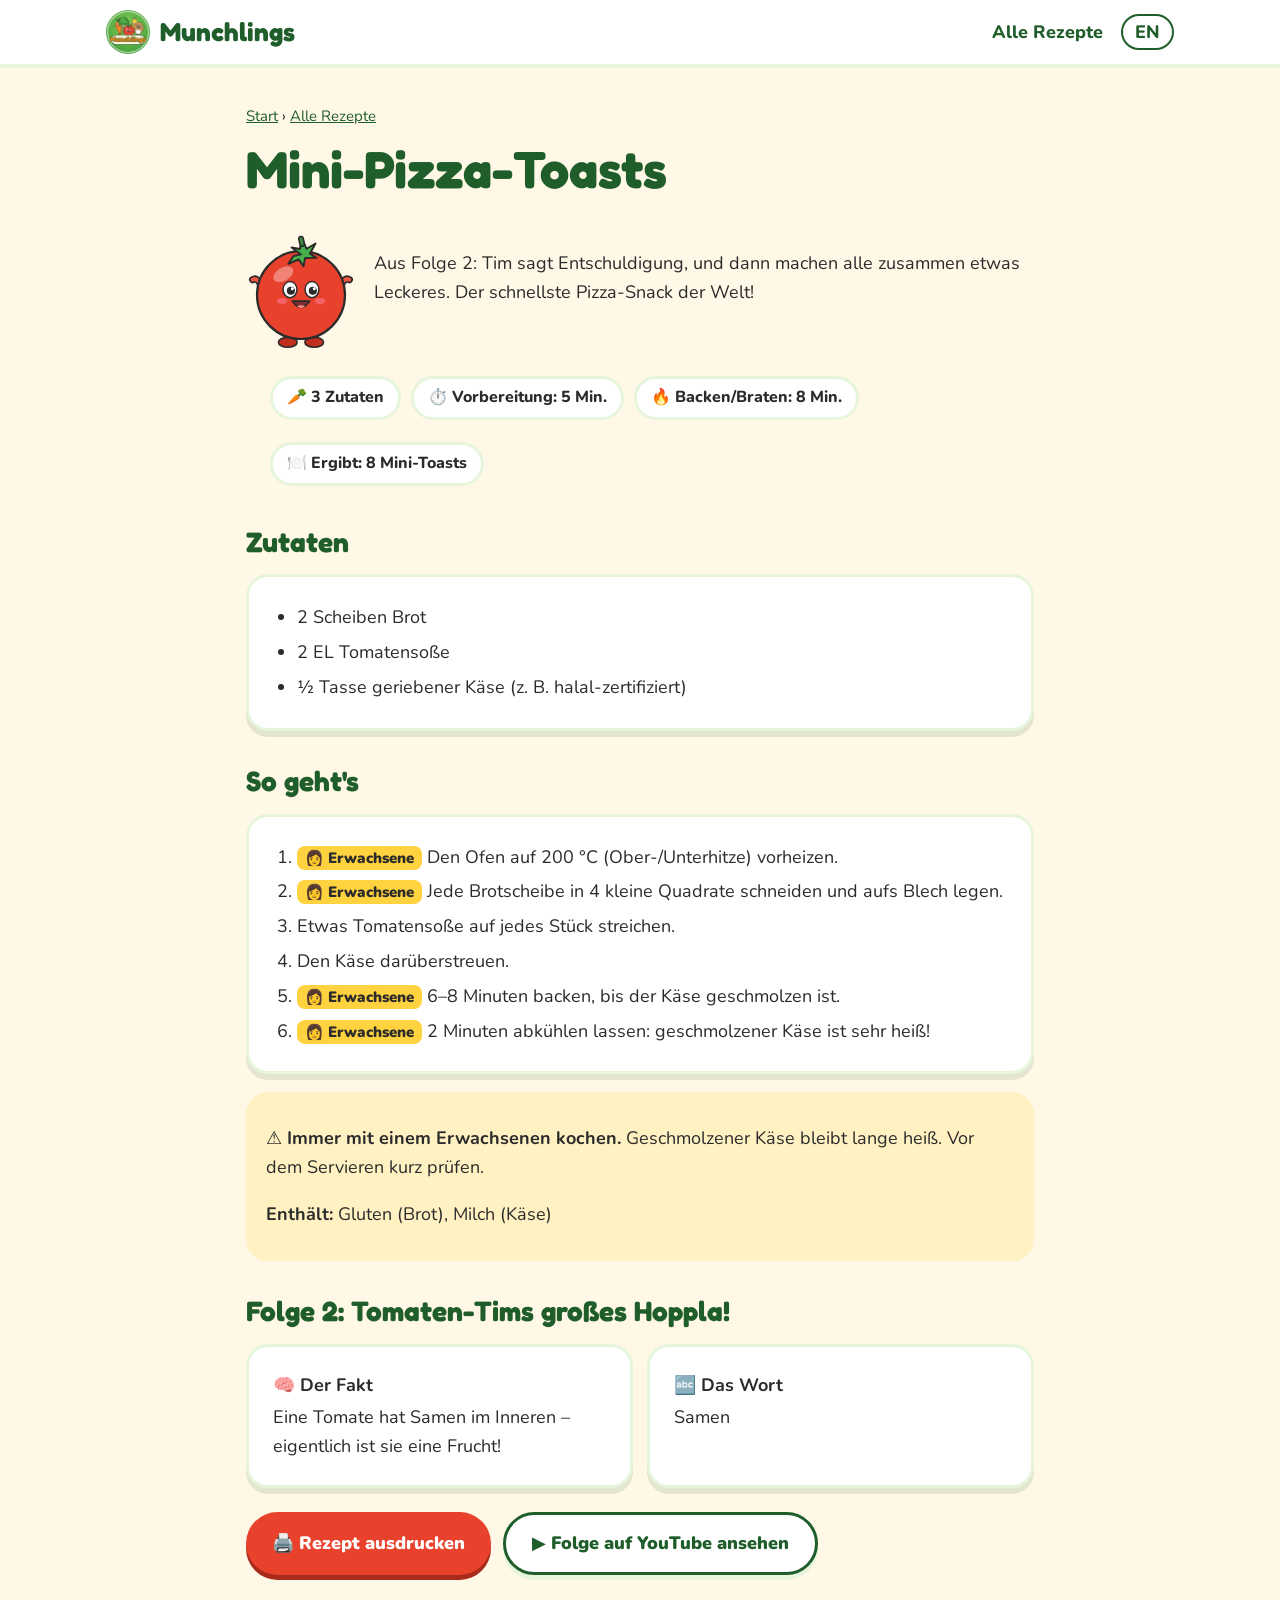
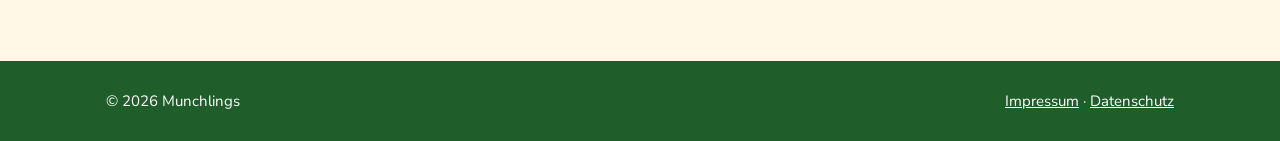
<file: website/rezepte/mini-pizza-toasts.html>
<!doctype html>
<html lang="de">
<head>
<meta charset="utf-8">
<meta name="viewport" content="width=device-width, initial-scale=1">
<title>Mini-Pizza-Toasts – Munchlings</title>
<meta name="description" content="Mini-Pizza-Toasts: Aus Folge 2: Tim sagt Entschuldigung, und dann machen alle zusammen etwas Leckeres. Der schnellste Pizza-Snack der Welt!">
<link rel="canonical" href="https://www.munchlings.de/rezepte/mini-pizza-toasts.html">
<link rel="alternate" hreflang="de" href="https://www.munchlings.de/rezepte/mini-pizza-toasts.html">
<link rel="alternate" hreflang="en" href="https://www.munchlings.de/en/recipes/mini-pizza-toasts.html">
<link rel="icon" type="image/png" href="../assets/img/favicon-64.png">
<link rel="apple-touch-icon" href="../assets/img/logo-192.png">
<meta property="og:title" content="Mini-Pizza-Toasts – Munchlings">
<meta property="og:description" content="Mini-Pizza-Toasts: Aus Folge 2: Tim sagt Entschuldigung, und dann machen alle zusammen etwas Leckeres. Der schnellste Pizza-Snack der Welt!">
<meta property="og:image" content="https://www.munchlings.de/assets/img/og-image.png">
<meta property="og:url" content="https://www.munchlings.de/rezepte/mini-pizza-toasts.html">
<meta property="og:type" content="website">
<link rel="stylesheet" href="../assets/style.css">
<script type="application/ld+json">
{
 "@context": "https://schema.org",
 "@type": "Recipe",
 "name": "Mini-Pizza-Toasts",
 "description": "Aus Folge 2: Tim sagt Entschuldigung, und dann machen alle zusammen etwas Leckeres. Der schnellste Pizza-Snack der Welt!",
 "image": [
  "https://www.munchlings.de/assets/img/og-image.png"
 ],
 "author": {
  "@type": "Organization",
  "name": "Munchlings",
  "url": "https://www.munchlings.de/"
 },
 "inLanguage": "de",
 "prepTime": "PT5M",
 "cookTime": "PT8M",
 "totalTime": "PT13M",
 "recipeYield": "8 Mini-Toasts",
 "recipeCategory": "Snack",
 "recipeCuisine": "Italienisch",
 "keywords": "Pizzatoast Kinder, Kinderrezept, 3 Zutaten, schneller Snack",
 "recipeIngredient": [
  "2 Scheiben Brot",
  "2 EL Tomatensoße",
  "½ Tasse geriebener Käse (z. B. halal-zertifiziert)"
 ],
 "recipeInstructions": [
  {
   "@type": "HowToStep",
   "text": "Den Ofen auf 200 °C (Ober-/Unterhitze) vorheizen."
  },
  {
   "@type": "HowToStep",
   "text": "Jede Brotscheibe in 4 kleine Quadrate schneiden und aufs Blech legen."
  },
  {
   "@type": "HowToStep",
   "text": "Etwas Tomatensoße auf jedes Stück streichen."
  },
  {
   "@type": "HowToStep",
   "text": "Den Käse darüberstreuen."
  },
  {
   "@type": "HowToStep",
   "text": "6–8 Minuten backen, bis der Käse geschmolzen ist."
  },
  {
   "@type": "HowToStep",
   "text": "2 Minuten abkühlen lassen: geschmolzener Käse ist sehr heiß!"
  }
 ]
}
</script>
</head>
<body>

<header class="top">
  <div class="wrap">
    <a class="brand" href="../"><img src="../assets/img/logo-192.png" alt="">Munchlings</a>
    <nav class="nav">
      <a href="./">Alle Rezepte</a>
      <a class="lang" href="../en/recipes/mini-pizza-toasts.html" hreflang="en">EN</a>
    </nav>
  </div>
</header>

<main class="recipe">
  <p class="crumbs"><a href="../">Start</a> › <a href="./">Alle Rezepte</a></p>
  <h1>Mini-Pizza-Toasts</h1>
  <div class="intro">
    <img src="../assets/img/characters/tim.svg" alt="">
    <p>Aus Folge 2: Tim sagt Entschuldigung, und dann machen alle zusammen etwas Leckeres. Der schnellste Pizza-Snack der Welt!</p>
  </div>
  <ul class="facts">
    <li>🥕 3 Zutaten</li>
    <li>⏱️ Vorbereitung: 5 Min.</li>
    <li>🔥 Backen/Braten: 8 Min.</li>
    <li>🍽️ Ergibt: 8 Mini-Toasts</li>
  </ul>

  <h2>Zutaten</h2>
  <div class="box">
    <ul>
      <li>2 Scheiben Brot</li>
      <li>2 EL Tomatensoße</li>
      <li>½ Tasse geriebener Käse (z. B. halal-zertifiziert)</li>
    </ul>
  </div>

  <h2>So geht's</h2>
  <div class="box">
    <ol>
      <li><span class="adult">👩 Erwachsene</span> Den Ofen auf 200 °C (Ober-/Unterhitze) vorheizen.</li>
      <li><span class="adult">👩 Erwachsene</span> Jede Brotscheibe in 4 kleine Quadrate schneiden und aufs Blech legen.</li>
      <li>Etwas Tomatensoße auf jedes Stück streichen.</li>
      <li>Den Käse darüberstreuen.</li>
      <li><span class="adult">👩 Erwachsene</span> 6–8 Minuten backen, bis der Käse geschmolzen ist.</li>
      <li><span class="adult">👩 Erwachsene</span> 2 Minuten abkühlen lassen: geschmolzener Käse ist sehr heiß!</li>
    </ol>
  </div>
  <div class="note">
    <p><strong>⚠️ Immer mit einem Erwachsenen kochen.</strong> Geschmolzener Käse bleibt lange heiß. Vor dem Servieren kurz prüfen.</p>
    <p><strong>Enthält:</strong> Gluten (Brot), Milch (Käse)</p>
  </div>

  <h2>Folge 2: Tomaten-Tims großes Hoppla!</h2>
  <div class="learn">
    <div class="box"><p><strong>🧠 Der Fakt</strong></p><p>Eine Tomate hat Samen im Inneren – eigentlich ist sie eine Frucht!</p></div>
    <div class="box"><p><strong>🔤 Das Wort</strong></p><p>Samen</p></div>
  </div>

  <div class="btns" style="justify-content:flex-start">
    <button class="btn print" onclick="window.print()">🖨️ Rezept ausdrucken</button>
    <a class="btn alt print" href="https://www.youtube.com/channel/UCeb5TiEV0HajChm5p1zjoGw" rel="noopener">▶ Folge auf YouTube ansehen</a>
  </div>
</main>

<footer>
  <div class="wrap">
    <span>© 2026 Munchlings</span>
    <span><a href="../impressum.html">Impressum</a> · <a href="../datenschutz.html">Datenschutz</a></span>
  </div>
</footer>
</body>
</html>
</file>
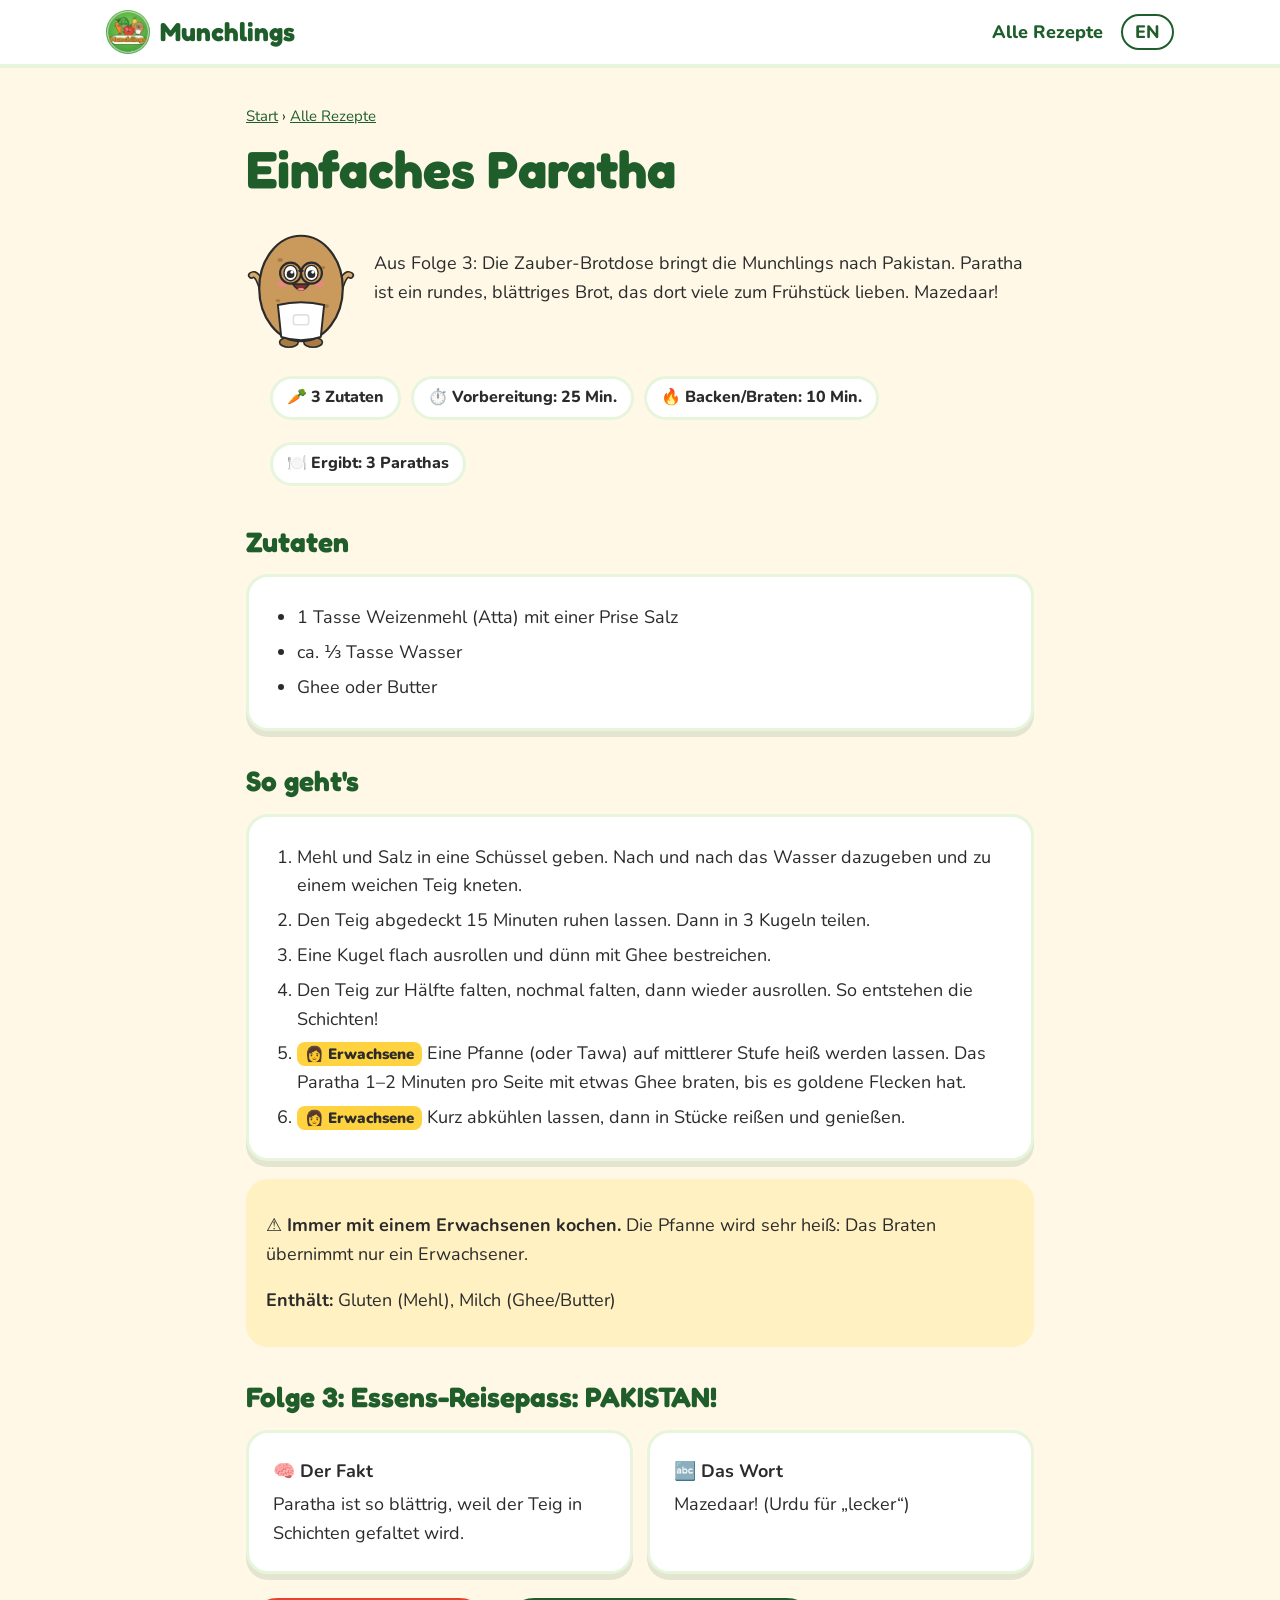
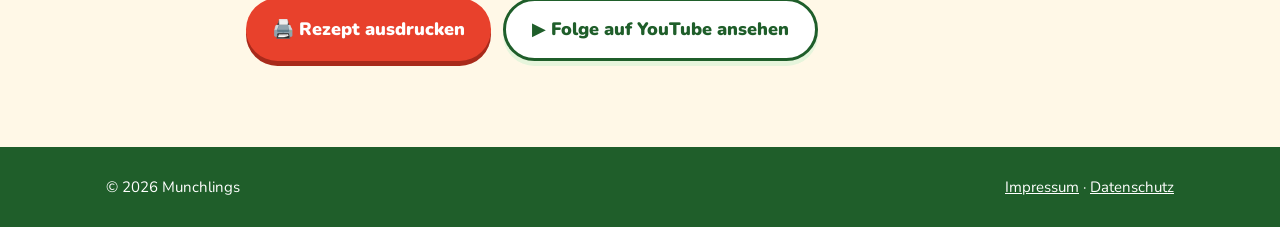
<file: website/rezepte/paratha.html>
<!doctype html>
<html lang="de">
<head>
<meta charset="utf-8">
<meta name="viewport" content="width=device-width, initial-scale=1">
<title>Einfaches Paratha – Munchlings</title>
<meta name="description" content="Einfaches Paratha: Aus Folge 3: Die Zauber-Brotdose bringt die Munchlings nach Pakistan. Paratha ist ein rundes, blättriges Brot, das dort viele zum Frühstück lieben. Mazedaar!">
<link rel="canonical" href="https://www.munchlings.de/rezepte/paratha.html">
<link rel="alternate" hreflang="de" href="https://www.munchlings.de/rezepte/paratha.html">
<link rel="alternate" hreflang="en" href="https://www.munchlings.de/en/recipes/paratha.html">
<link rel="icon" type="image/png" href="../assets/img/favicon-64.png">
<link rel="apple-touch-icon" href="../assets/img/logo-192.png">
<meta property="og:title" content="Einfaches Paratha – Munchlings">
<meta property="og:description" content="Einfaches Paratha: Aus Folge 3: Die Zauber-Brotdose bringt die Munchlings nach Pakistan. Paratha ist ein rundes, blättriges Brot, das dort viele zum Frühstück lieben. Mazedaar!">
<meta property="og:image" content="https://www.munchlings.de/assets/img/og-image.png">
<meta property="og:url" content="https://www.munchlings.de/rezepte/paratha.html">
<meta property="og:type" content="website">
<link rel="stylesheet" href="../assets/style.css">
<script type="application/ld+json">
{
 "@context": "https://schema.org",
 "@type": "Recipe",
 "name": "Einfaches Paratha",
 "description": "Aus Folge 3: Die Zauber-Brotdose bringt die Munchlings nach Pakistan. Paratha ist ein rundes, blättriges Brot, das dort viele zum Frühstück lieben. Mazedaar!",
 "image": [
  "https://www.munchlings.de/assets/img/og-image.png"
 ],
 "author": {
  "@type": "Organization",
  "name": "Munchlings",
  "url": "https://www.munchlings.de/"
 },
 "inLanguage": "de",
 "prepTime": "PT25M",
 "cookTime": "PT10M",
 "totalTime": "PT35M",
 "recipeYield": "3 Parathas",
 "recipeCategory": "Frühstück",
 "recipeCuisine": "Pakistanisch",
 "keywords": "Paratha Rezept, pakistanisches Essen Kinder, Kinderrezept, 3 Zutaten",
 "recipeIngredient": [
  "1 Tasse Weizenmehl (Atta) mit einer Prise Salz",
  "ca. ⅓ Tasse Wasser",
  "Ghee oder Butter"
 ],
 "recipeInstructions": [
  {
   "@type": "HowToStep",
   "text": "Mehl und Salz in eine Schüssel geben. Nach und nach das Wasser dazugeben und zu einem weichen Teig kneten."
  },
  {
   "@type": "HowToStep",
   "text": "Den Teig abgedeckt 15 Minuten ruhen lassen. Dann in 3 Kugeln teilen."
  },
  {
   "@type": "HowToStep",
   "text": "Eine Kugel flach ausrollen und dünn mit Ghee bestreichen."
  },
  {
   "@type": "HowToStep",
   "text": "Den Teig zur Hälfte falten, nochmal falten, dann wieder ausrollen. So entstehen die Schichten!"
  },
  {
   "@type": "HowToStep",
   "text": "Eine Pfanne (oder Tawa) auf mittlerer Stufe heiß werden lassen. Das Paratha 1–2 Minuten pro Seite mit etwas Ghee braten, bis es goldene Flecken hat."
  },
  {
   "@type": "HowToStep",
   "text": "Kurz abkühlen lassen, dann in Stücke reißen und genießen."
  }
 ]
}
</script>
</head>
<body>

<header class="top">
  <div class="wrap">
    <a class="brand" href="../"><img src="../assets/img/logo-192.png" alt="">Munchlings</a>
    <nav class="nav">
      <a href="./">Alle Rezepte</a>
      <a class="lang" href="../en/recipes/paratha.html" hreflang="en">EN</a>
    </nav>
  </div>
</header>

<main class="recipe">
  <p class="crumbs"><a href="../">Start</a> › <a href="./">Alle Rezepte</a></p>
  <h1>Einfaches Paratha</h1>
  <div class="intro">
    <img src="../assets/img/characters/pete.svg" alt="">
    <p>Aus Folge 3: Die Zauber-Brotdose bringt die Munchlings nach Pakistan. Paratha ist ein rundes, blättriges Brot, das dort viele zum Frühstück lieben. Mazedaar!</p>
  </div>
  <ul class="facts">
    <li>🥕 3 Zutaten</li>
    <li>⏱️ Vorbereitung: 25 Min.</li>
    <li>🔥 Backen/Braten: 10 Min.</li>
    <li>🍽️ Ergibt: 3 Parathas</li>
  </ul>

  <h2>Zutaten</h2>
  <div class="box">
    <ul>
      <li>1 Tasse Weizenmehl (Atta) mit einer Prise Salz</li>
      <li>ca. ⅓ Tasse Wasser</li>
      <li>Ghee oder Butter</li>
    </ul>
  </div>

  <h2>So geht's</h2>
  <div class="box">
    <ol>
      <li>Mehl und Salz in eine Schüssel geben. Nach und nach das Wasser dazugeben und zu einem weichen Teig kneten.</li>
      <li>Den Teig abgedeckt 15 Minuten ruhen lassen. Dann in 3 Kugeln teilen.</li>
      <li>Eine Kugel flach ausrollen und dünn mit Ghee bestreichen.</li>
      <li>Den Teig zur Hälfte falten, nochmal falten, dann wieder ausrollen. So entstehen die Schichten!</li>
      <li><span class="adult">👩 Erwachsene</span> Eine Pfanne (oder Tawa) auf mittlerer Stufe heiß werden lassen. Das Paratha 1–2 Minuten pro Seite mit etwas Ghee braten, bis es goldene Flecken hat.</li>
      <li><span class="adult">👩 Erwachsene</span> Kurz abkühlen lassen, dann in Stücke reißen und genießen.</li>
    </ol>
  </div>
  <div class="note">
    <p><strong>⚠️ Immer mit einem Erwachsenen kochen.</strong> Die Pfanne wird sehr heiß: Das Braten übernimmt nur ein Erwachsener.</p>
    <p><strong>Enthält:</strong> Gluten (Mehl), Milch (Ghee/Butter)</p>
  </div>

  <h2>Folge 3: Essens-Reisepass: PAKISTAN!</h2>
  <div class="learn">
    <div class="box"><p><strong>🧠 Der Fakt</strong></p><p>Paratha ist so blättrig, weil der Teig in Schichten gefaltet wird.</p></div>
    <div class="box"><p><strong>🔤 Das Wort</strong></p><p>Mazedaar! (Urdu für „lecker“)</p></div>
  </div>

  <div class="btns" style="justify-content:flex-start">
    <button class="btn print" onclick="window.print()">🖨️ Rezept ausdrucken</button>
    <a class="btn alt print" href="https://www.youtube.com/channel/UCeb5TiEV0HajChm5p1zjoGw" rel="noopener">▶ Folge auf YouTube ansehen</a>
  </div>
</main>

<footer>
  <div class="wrap">
    <span>© 2026 Munchlings</span>
    <span><a href="../impressum.html">Impressum</a> · <a href="../datenschutz.html">Datenschutz</a></span>
  </div>
</footer>
</body>
</html>
</file>
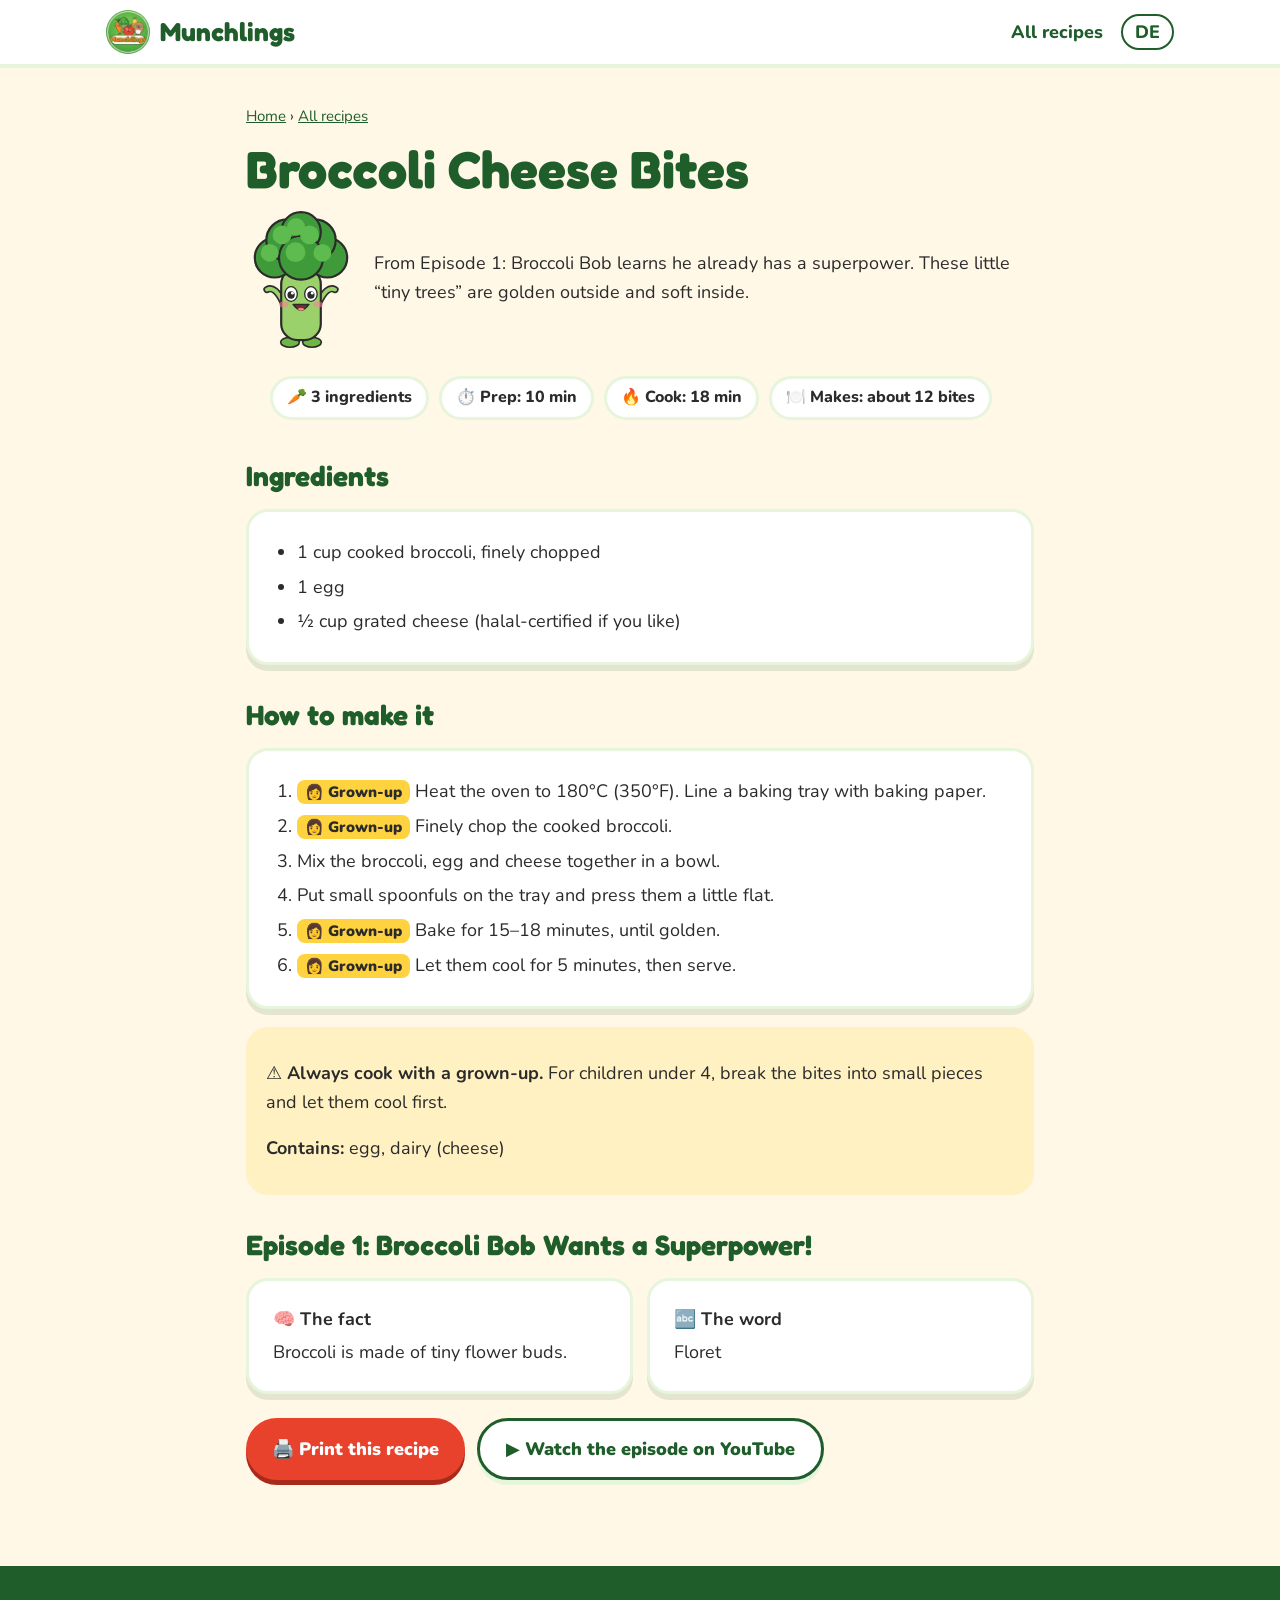
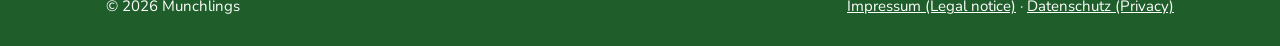
<file: website/en/recipes/broccoli-cheese-bites.html>
<!doctype html>
<html lang="en">
<head>
<meta charset="utf-8">
<meta name="viewport" content="width=device-width, initial-scale=1">
<title>Broccoli Cheese Bites – Munchlings</title>
<meta name="description" content="Broccoli Cheese Bites: From Episode 1: Broccoli Bob learns he already has a superpower. These little “tiny trees” are golden outside and soft inside.">
<link rel="canonical" href="https://www.munchlings.de/en/recipes/broccoli-cheese-bites.html">
<link rel="alternate" hreflang="de" href="https://www.munchlings.de/rezepte/brokkoli-kaese-happen.html">
<link rel="alternate" hreflang="en" href="https://www.munchlings.de/en/recipes/broccoli-cheese-bites.html">
<link rel="icon" type="image/png" href="../../assets/img/favicon-64.png">
<link rel="apple-touch-icon" href="../../assets/img/logo-192.png">
<meta property="og:title" content="Broccoli Cheese Bites – Munchlings">
<meta property="og:description" content="Broccoli Cheese Bites: From Episode 1: Broccoli Bob learns he already has a superpower. These little “tiny trees” are golden outside and soft inside.">
<meta property="og:image" content="https://www.munchlings.de/assets/img/og-image.png">
<meta property="og:url" content="https://www.munchlings.de/en/recipes/broccoli-cheese-bites.html">
<meta property="og:type" content="website">
<link rel="stylesheet" href="../../assets/style.css">
<script type="application/ld+json">
{
 "@context": "https://schema.org",
 "@type": "Recipe",
 "name": "Broccoli Cheese Bites",
 "description": "From Episode 1: Broccoli Bob learns he already has a superpower. These little “tiny trees” are golden outside and soft inside.",
 "image": [
  "https://www.munchlings.de/assets/img/og-image.png"
 ],
 "author": {
  "@type": "Organization",
  "name": "Munchlings",
  "url": "https://www.munchlings.de/"
 },
 "inLanguage": "en",
 "prepTime": "PT10M",
 "cookTime": "PT18M",
 "totalTime": "PT28M",
 "recipeYield": "about 12 bites",
 "recipeCategory": "Snack",
 "recipeCuisine": "International",
 "keywords": "broccoli for kids, kids recipe, 3 ingredients, finger food",
 "recipeIngredient": [
  "1 cup cooked broccoli, finely chopped",
  "1 egg",
  "½ cup grated cheese (halal-certified if you like)"
 ],
 "recipeInstructions": [
  {
   "@type": "HowToStep",
   "text": "Heat the oven to 180°C (350°F). Line a baking tray with baking paper."
  },
  {
   "@type": "HowToStep",
   "text": "Finely chop the cooked broccoli."
  },
  {
   "@type": "HowToStep",
   "text": "Mix the broccoli, egg and cheese together in a bowl."
  },
  {
   "@type": "HowToStep",
   "text": "Put small spoonfuls on the tray and press them a little flat."
  },
  {
   "@type": "HowToStep",
   "text": "Bake for 15–18 minutes, until golden."
  },
  {
   "@type": "HowToStep",
   "text": "Let them cool for 5 minutes, then serve."
  }
 ]
}
</script>
</head>
<body>

<header class="top">
  <div class="wrap">
    <a class="brand" href="../"><img src="../../assets/img/logo-192.png" alt="">Munchlings</a>
    <nav class="nav">
      <a href="./">All recipes</a>
      <a class="lang" href="../../rezepte/brokkoli-kaese-happen.html" hreflang="de">DE</a>
    </nav>
  </div>
</header>

<main class="recipe">
  <p class="crumbs"><a href="../">Home</a> › <a href="./">All recipes</a></p>
  <h1>Broccoli Cheese Bites</h1>
  <div class="intro">
    <img src="../../assets/img/characters/bob.svg" alt="">
    <p>From Episode 1: Broccoli Bob learns he already has a superpower. These little “tiny trees” are golden outside and soft inside.</p>
  </div>
  <ul class="facts">
    <li>🥕 3 ingredients</li>
    <li>⏱️ Prep: 10 min</li>
    <li>🔥 Cook: 18 min</li>
    <li>🍽️ Makes: about 12 bites</li>
  </ul>

  <h2>Ingredients</h2>
  <div class="box">
    <ul>
      <li>1 cup cooked broccoli, finely chopped</li>
      <li>1 egg</li>
      <li>½ cup grated cheese (halal-certified if you like)</li>
    </ul>
  </div>

  <h2>How to make it</h2>
  <div class="box">
    <ol>
      <li><span class="adult">👩 Grown-up</span> Heat the oven to 180°C (350°F). Line a baking tray with baking paper.</li>
      <li><span class="adult">👩 Grown-up</span> Finely chop the cooked broccoli.</li>
      <li>Mix the broccoli, egg and cheese together in a bowl.</li>
      <li>Put small spoonfuls on the tray and press them a little flat.</li>
      <li><span class="adult">👩 Grown-up</span> Bake for 15–18 minutes, until golden.</li>
      <li><span class="adult">👩 Grown-up</span> Let them cool for 5 minutes, then serve.</li>
    </ol>
  </div>
  <div class="note">
    <p><strong>⚠️ Always cook with a grown-up.</strong> For children under 4, break the bites into small pieces and let them cool first.</p>
    <p><strong>Contains:</strong> egg, dairy (cheese)</p>
  </div>

  <h2>Episode 1: Broccoli Bob Wants a Superpower!</h2>
  <div class="learn">
    <div class="box"><p><strong>🧠 The fact</strong></p><p>Broccoli is made of tiny flower buds.</p></div>
    <div class="box"><p><strong>🔤 The word</strong></p><p>Floret</p></div>
  </div>

  <div class="btns" style="justify-content:flex-start">
    <button class="btn print" onclick="window.print()">🖨️ Print this recipe</button>
    <a class="btn alt print" href="https://www.youtube.com/channel/UCeb5TiEV0HajChm5p1zjoGw" rel="noopener">▶ Watch the episode on YouTube</a>
  </div>
</main>

<footer>
  <div class="wrap">
    <span>© 2026 Munchlings</span>
    <span><a href="../../impressum.html">Impressum (Legal notice)</a> · <a href="../../datenschutz.html">Datenschutz (Privacy)</a></span>
  </div>
</footer>
</body>
</html>
</file>
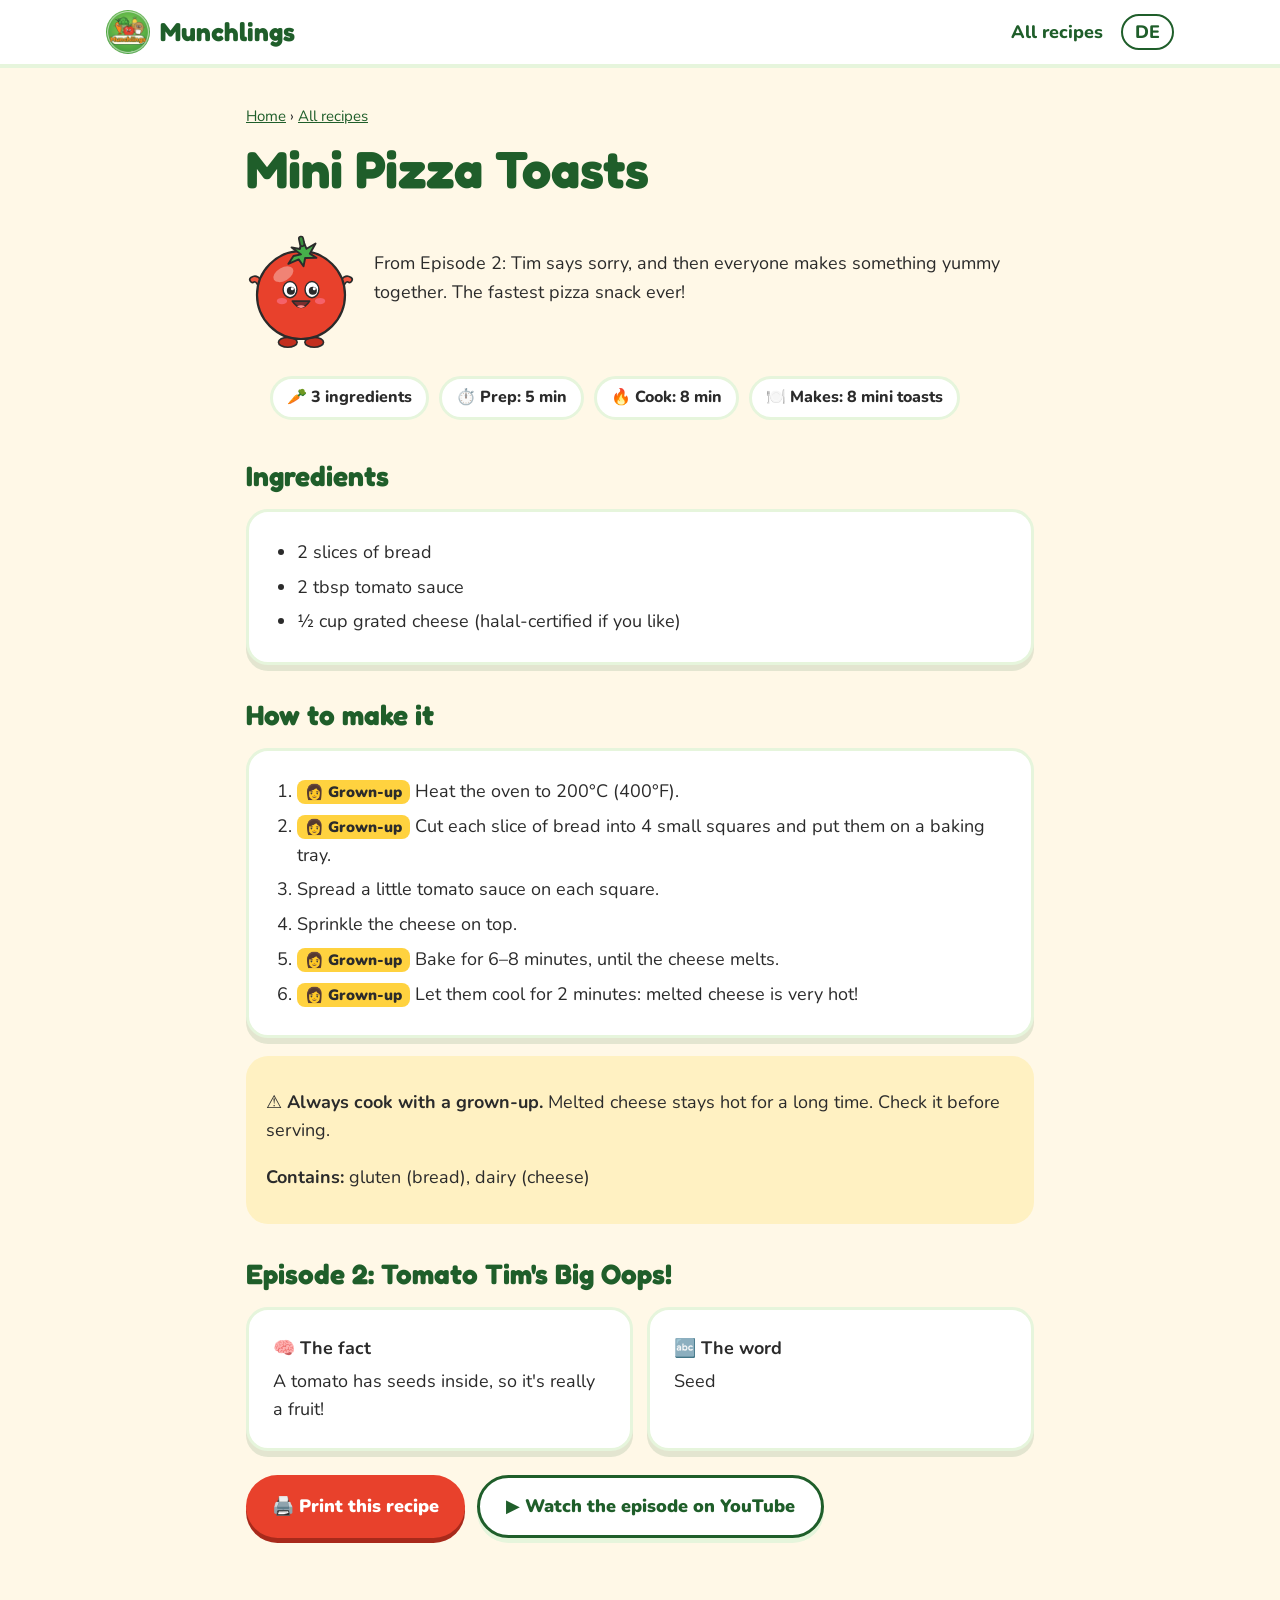
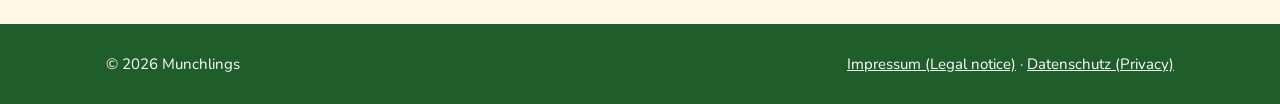
<file: website/en/recipes/mini-pizza-toasts.html>
<!doctype html>
<html lang="en">
<head>
<meta charset="utf-8">
<meta name="viewport" content="width=device-width, initial-scale=1">
<title>Mini Pizza Toasts – Munchlings</title>
<meta name="description" content="Mini Pizza Toasts: From Episode 2: Tim says sorry, and then everyone makes something yummy together. The fastest pizza snack ever!">
<link rel="canonical" href="https://www.munchlings.de/en/recipes/mini-pizza-toasts.html">
<link rel="alternate" hreflang="de" href="https://www.munchlings.de/rezepte/mini-pizza-toasts.html">
<link rel="alternate" hreflang="en" href="https://www.munchlings.de/en/recipes/mini-pizza-toasts.html">
<link rel="icon" type="image/png" href="../../assets/img/favicon-64.png">
<link rel="apple-touch-icon" href="../../assets/img/logo-192.png">
<meta property="og:title" content="Mini Pizza Toasts – Munchlings">
<meta property="og:description" content="Mini Pizza Toasts: From Episode 2: Tim says sorry, and then everyone makes something yummy together. The fastest pizza snack ever!">
<meta property="og:image" content="https://www.munchlings.de/assets/img/og-image.png">
<meta property="og:url" content="https://www.munchlings.de/en/recipes/mini-pizza-toasts.html">
<meta property="og:type" content="website">
<link rel="stylesheet" href="../../assets/style.css">
<script type="application/ld+json">
{
 "@context": "https://schema.org",
 "@type": "Recipe",
 "name": "Mini Pizza Toasts",
 "description": "From Episode 2: Tim says sorry, and then everyone makes something yummy together. The fastest pizza snack ever!",
 "image": [
  "https://www.munchlings.de/assets/img/og-image.png"
 ],
 "author": {
  "@type": "Organization",
  "name": "Munchlings",
  "url": "https://www.munchlings.de/"
 },
 "inLanguage": "en",
 "prepTime": "PT5M",
 "cookTime": "PT8M",
 "totalTime": "PT13M",
 "recipeYield": "8 mini toasts",
 "recipeCategory": "Snack",
 "recipeCuisine": "Italian",
 "keywords": "pizza toast for kids, kids recipe, 3 ingredients, quick snack",
 "recipeIngredient": [
  "2 slices of bread",
  "2 tbsp tomato sauce",
  "½ cup grated cheese (halal-certified if you like)"
 ],
 "recipeInstructions": [
  {
   "@type": "HowToStep",
   "text": "Heat the oven to 200°C (400°F)."
  },
  {
   "@type": "HowToStep",
   "text": "Cut each slice of bread into 4 small squares and put them on a baking tray."
  },
  {
   "@type": "HowToStep",
   "text": "Spread a little tomato sauce on each square."
  },
  {
   "@type": "HowToStep",
   "text": "Sprinkle the cheese on top."
  },
  {
   "@type": "HowToStep",
   "text": "Bake for 6–8 minutes, until the cheese melts."
  },
  {
   "@type": "HowToStep",
   "text": "Let them cool for 2 minutes: melted cheese is very hot!"
  }
 ]
}
</script>
</head>
<body>

<header class="top">
  <div class="wrap">
    <a class="brand" href="../"><img src="../../assets/img/logo-192.png" alt="">Munchlings</a>
    <nav class="nav">
      <a href="./">All recipes</a>
      <a class="lang" href="../../rezepte/mini-pizza-toasts.html" hreflang="de">DE</a>
    </nav>
  </div>
</header>

<main class="recipe">
  <p class="crumbs"><a href="../">Home</a> › <a href="./">All recipes</a></p>
  <h1>Mini Pizza Toasts</h1>
  <div class="intro">
    <img src="../../assets/img/characters/tim.svg" alt="">
    <p>From Episode 2: Tim says sorry, and then everyone makes something yummy together. The fastest pizza snack ever!</p>
  </div>
  <ul class="facts">
    <li>🥕 3 ingredients</li>
    <li>⏱️ Prep: 5 min</li>
    <li>🔥 Cook: 8 min</li>
    <li>🍽️ Makes: 8 mini toasts</li>
  </ul>

  <h2>Ingredients</h2>
  <div class="box">
    <ul>
      <li>2 slices of bread</li>
      <li>2 tbsp tomato sauce</li>
      <li>½ cup grated cheese (halal-certified if you like)</li>
    </ul>
  </div>

  <h2>How to make it</h2>
  <div class="box">
    <ol>
      <li><span class="adult">👩 Grown-up</span> Heat the oven to 200°C (400°F).</li>
      <li><span class="adult">👩 Grown-up</span> Cut each slice of bread into 4 small squares and put them on a baking tray.</li>
      <li>Spread a little tomato sauce on each square.</li>
      <li>Sprinkle the cheese on top.</li>
      <li><span class="adult">👩 Grown-up</span> Bake for 6–8 minutes, until the cheese melts.</li>
      <li><span class="adult">👩 Grown-up</span> Let them cool for 2 minutes: melted cheese is very hot!</li>
    </ol>
  </div>
  <div class="note">
    <p><strong>⚠️ Always cook with a grown-up.</strong> Melted cheese stays hot for a long time. Check it before serving.</p>
    <p><strong>Contains:</strong> gluten (bread), dairy (cheese)</p>
  </div>

  <h2>Episode 2: Tomato Tim&#x27;s Big Oops!</h2>
  <div class="learn">
    <div class="box"><p><strong>🧠 The fact</strong></p><p>A tomato has seeds inside, so it&#x27;s really a fruit!</p></div>
    <div class="box"><p><strong>🔤 The word</strong></p><p>Seed</p></div>
  </div>

  <div class="btns" style="justify-content:flex-start">
    <button class="btn print" onclick="window.print()">🖨️ Print this recipe</button>
    <a class="btn alt print" href="https://www.youtube.com/channel/UCeb5TiEV0HajChm5p1zjoGw" rel="noopener">▶ Watch the episode on YouTube</a>
  </div>
</main>

<footer>
  <div class="wrap">
    <span>© 2026 Munchlings</span>
    <span><a href="../../impressum.html">Impressum (Legal notice)</a> · <a href="../../datenschutz.html">Datenschutz (Privacy)</a></span>
  </div>
</footer>
</body>
</html>
</file>
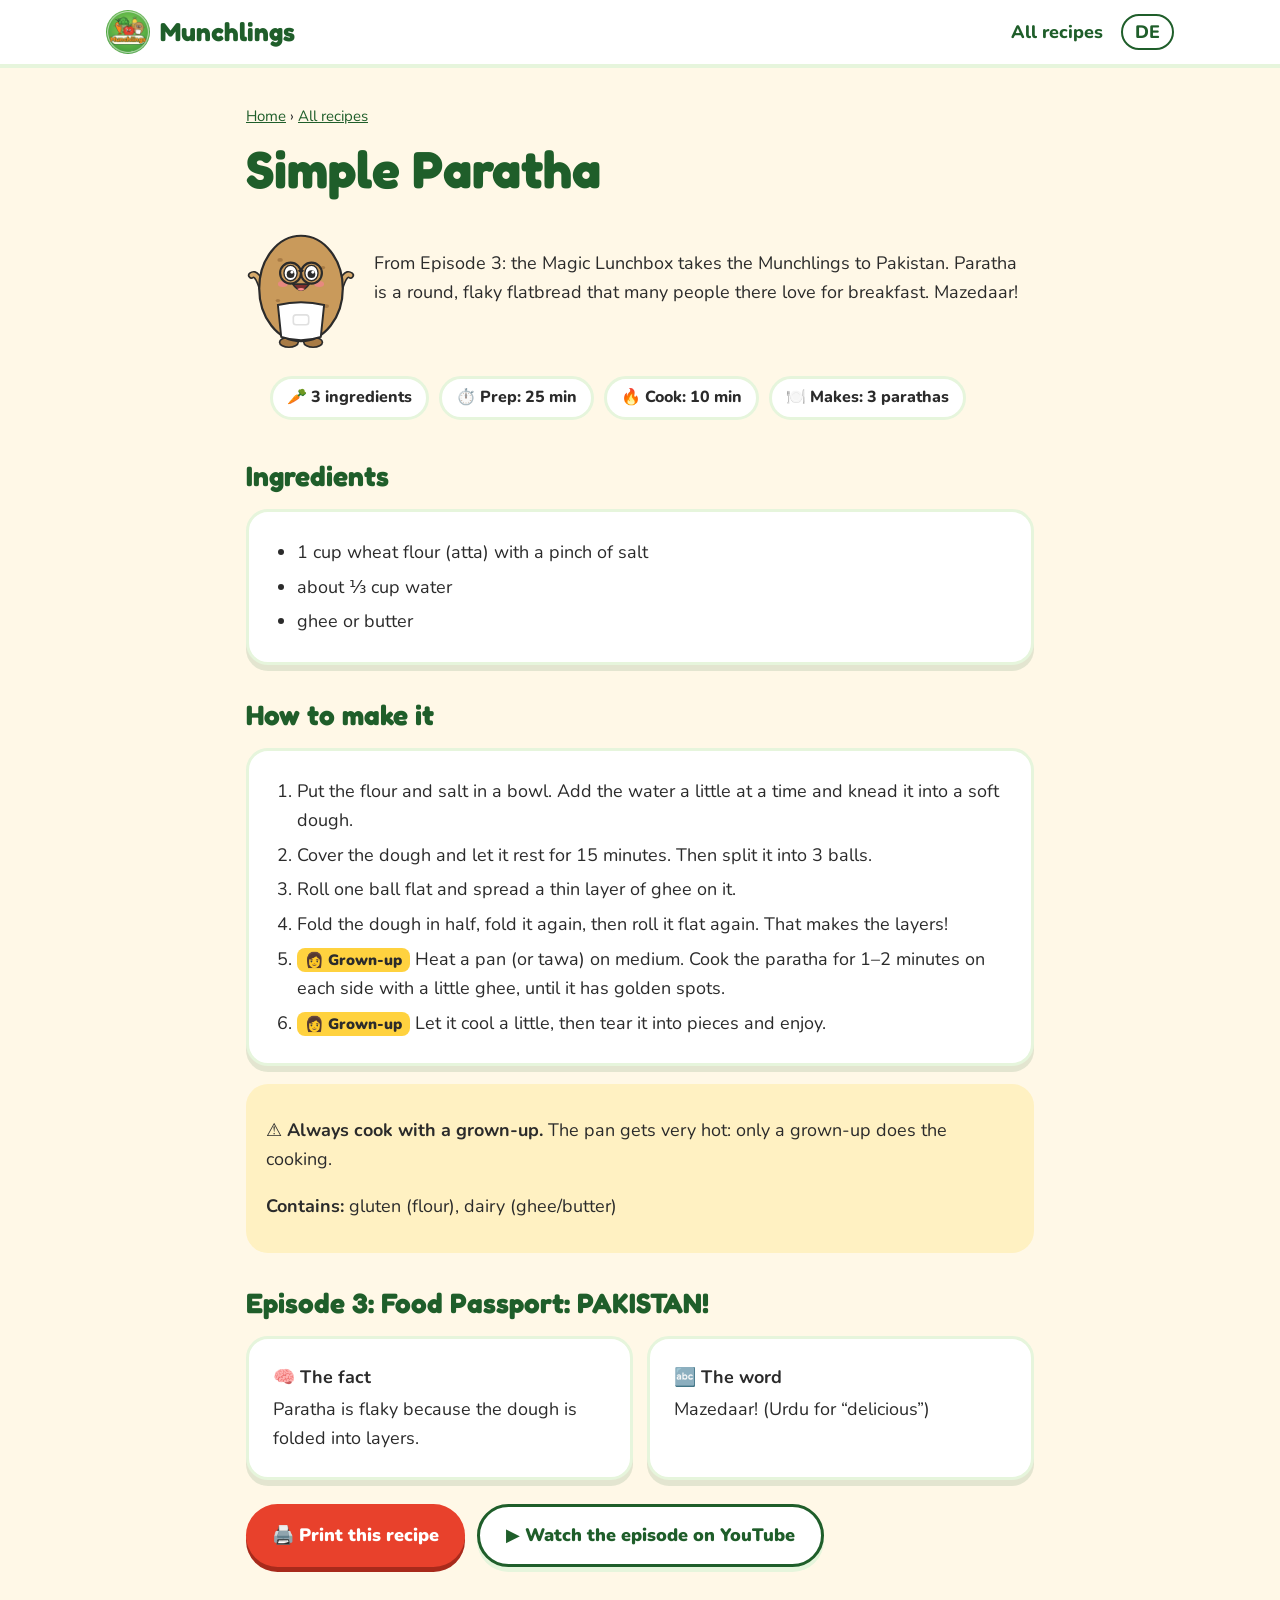
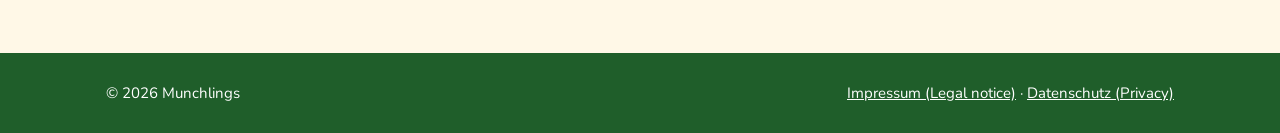
<file: website/en/recipes/paratha.html>
<!doctype html>
<html lang="en">
<head>
<meta charset="utf-8">
<meta name="viewport" content="width=device-width, initial-scale=1">
<title>Simple Paratha – Munchlings</title>
<meta name="description" content="Simple Paratha: From Episode 3: the Magic Lunchbox takes the Munchlings to Pakistan. Paratha is a round, flaky flatbread that many people there love for breakfast. Mazedaar!">
<link rel="canonical" href="https://www.munchlings.de/en/recipes/paratha.html">
<link rel="alternate" hreflang="de" href="https://www.munchlings.de/rezepte/paratha.html">
<link rel="alternate" hreflang="en" href="https://www.munchlings.de/en/recipes/paratha.html">
<link rel="icon" type="image/png" href="../../assets/img/favicon-64.png">
<link rel="apple-touch-icon" href="../../assets/img/logo-192.png">
<meta property="og:title" content="Simple Paratha – Munchlings">
<meta property="og:description" content="Simple Paratha: From Episode 3: the Magic Lunchbox takes the Munchlings to Pakistan. Paratha is a round, flaky flatbread that many people there love for breakfast. Mazedaar!">
<meta property="og:image" content="https://www.munchlings.de/assets/img/og-image.png">
<meta property="og:url" content="https://www.munchlings.de/en/recipes/paratha.html">
<meta property="og:type" content="website">
<link rel="stylesheet" href="../../assets/style.css">
<script type="application/ld+json">
{
 "@context": "https://schema.org",
 "@type": "Recipe",
 "name": "Simple Paratha",
 "description": "From Episode 3: the Magic Lunchbox takes the Munchlings to Pakistan. Paratha is a round, flaky flatbread that many people there love for breakfast. Mazedaar!",
 "image": [
  "https://www.munchlings.de/assets/img/og-image.png"
 ],
 "author": {
  "@type": "Organization",
  "name": "Munchlings",
  "url": "https://www.munchlings.de/"
 },
 "inLanguage": "en",
 "prepTime": "PT25M",
 "cookTime": "PT10M",
 "totalTime": "PT35M",
 "recipeYield": "3 parathas",
 "recipeCategory": "Breakfast",
 "recipeCuisine": "Pakistani",
 "keywords": "paratha recipe, Pakistani food for kids, kids recipe, 3 ingredients",
 "recipeIngredient": [
  "1 cup wheat flour (atta) with a pinch of salt",
  "about ⅓ cup water",
  "ghee or butter"
 ],
 "recipeInstructions": [
  {
   "@type": "HowToStep",
   "text": "Put the flour and salt in a bowl. Add the water a little at a time and knead it into a soft dough."
  },
  {
   "@type": "HowToStep",
   "text": "Cover the dough and let it rest for 15 minutes. Then split it into 3 balls."
  },
  {
   "@type": "HowToStep",
   "text": "Roll one ball flat and spread a thin layer of ghee on it."
  },
  {
   "@type": "HowToStep",
   "text": "Fold the dough in half, fold it again, then roll it flat again. That makes the layers!"
  },
  {
   "@type": "HowToStep",
   "text": "Heat a pan (or tawa) on medium. Cook the paratha for 1–2 minutes on each side with a little ghee, until it has golden spots."
  },
  {
   "@type": "HowToStep",
   "text": "Let it cool a little, then tear it into pieces and enjoy."
  }
 ]
}
</script>
</head>
<body>

<header class="top">
  <div class="wrap">
    <a class="brand" href="../"><img src="../../assets/img/logo-192.png" alt="">Munchlings</a>
    <nav class="nav">
      <a href="./">All recipes</a>
      <a class="lang" href="../../rezepte/paratha.html" hreflang="de">DE</a>
    </nav>
  </div>
</header>

<main class="recipe">
  <p class="crumbs"><a href="../">Home</a> › <a href="./">All recipes</a></p>
  <h1>Simple Paratha</h1>
  <div class="intro">
    <img src="../../assets/img/characters/pete.svg" alt="">
    <p>From Episode 3: the Magic Lunchbox takes the Munchlings to Pakistan. Paratha is a round, flaky flatbread that many people there love for breakfast. Mazedaar!</p>
  </div>
  <ul class="facts">
    <li>🥕 3 ingredients</li>
    <li>⏱️ Prep: 25 min</li>
    <li>🔥 Cook: 10 min</li>
    <li>🍽️ Makes: 3 parathas</li>
  </ul>

  <h2>Ingredients</h2>
  <div class="box">
    <ul>
      <li>1 cup wheat flour (atta) with a pinch of salt</li>
      <li>about ⅓ cup water</li>
      <li>ghee or butter</li>
    </ul>
  </div>

  <h2>How to make it</h2>
  <div class="box">
    <ol>
      <li>Put the flour and salt in a bowl. Add the water a little at a time and knead it into a soft dough.</li>
      <li>Cover the dough and let it rest for 15 minutes. Then split it into 3 balls.</li>
      <li>Roll one ball flat and spread a thin layer of ghee on it.</li>
      <li>Fold the dough in half, fold it again, then roll it flat again. That makes the layers!</li>
      <li><span class="adult">👩 Grown-up</span> Heat a pan (or tawa) on medium. Cook the paratha for 1–2 minutes on each side with a little ghee, until it has golden spots.</li>
      <li><span class="adult">👩 Grown-up</span> Let it cool a little, then tear it into pieces and enjoy.</li>
    </ol>
  </div>
  <div class="note">
    <p><strong>⚠️ Always cook with a grown-up.</strong> The pan gets very hot: only a grown-up does the cooking.</p>
    <p><strong>Contains:</strong> gluten (flour), dairy (ghee/butter)</p>
  </div>

  <h2>Episode 3: Food Passport: PAKISTAN!</h2>
  <div class="learn">
    <div class="box"><p><strong>🧠 The fact</strong></p><p>Paratha is flaky because the dough is folded into layers.</p></div>
    <div class="box"><p><strong>🔤 The word</strong></p><p>Mazedaar! (Urdu for “delicious”)</p></div>
  </div>

  <div class="btns" style="justify-content:flex-start">
    <button class="btn print" onclick="window.print()">🖨️ Print this recipe</button>
    <a class="btn alt print" href="https://www.youtube.com/channel/UCeb5TiEV0HajChm5p1zjoGw" rel="noopener">▶ Watch the episode on YouTube</a>
  </div>
</main>

<footer>
  <div class="wrap">
    <span>© 2026 Munchlings</span>
    <span><a href="../../impressum.html">Impressum (Legal notice)</a> · <a href="../../datenschutz.html">Datenschutz (Privacy)</a></span>
  </div>
</footer>
</body>
</html>
</file>
<file: website/assets/style.css>
@font-face{font-family:Fredoka;src:url(fonts/fredoka.woff2) format("woff2");font-weight:300 700;font-display:swap}
@font-face{font-family:Nunito;src:url(fonts/nunito.woff2) format("woff2");font-weight:200 1000;font-display:swap}

:root{
  --cream:#FFF8E7; --paper:#FFFFFF; --green:#4CAF50; --green-dark:#1F5E2A; --green-soft:#E6F5DC;
  --orange:#FF8A1F; --red:#E8412C; --yellow:#FFD23F; --ink:#2B2B2B; --muted:#5A6B5D;
  --radius:22px; --shadow:0 6px 0 rgba(31,94,42,.12);
}
*{box-sizing:border-box}
html{scroll-behavior:smooth}
body{margin:0;background:var(--cream);color:var(--ink);font-family:Nunito,system-ui,sans-serif;font-size:18px;line-height:1.6}
img{max-width:100%;height:auto;display:block}
a{color:var(--green-dark)}
.wrap{max-width:1100px;margin:0 auto;padding:0 16px}

/* Header */
.top{background:var(--paper);border-bottom:4px solid var(--green-soft);position:sticky;top:0;z-index:5}
.top .wrap{display:flex;align-items:center;justify-content:space-between;gap:12px;padding-top:10px;padding-bottom:10px}
.brand{display:flex;align-items:center;gap:10px;text-decoration:none;font-family:Fredoka;font-weight:700;font-size:26px;color:var(--green-dark)}
.brand img{width:44px;height:44px;border-radius:50%}
.nav{display:flex;gap:18px;align-items:center;flex-wrap:wrap}
.nav a{text-decoration:none;font-weight:800;color:var(--green-dark)}
.lang{border:2px solid var(--green-dark);border-radius:999px;padding:2px 12px}

/* Hero */
.hero{text-align:center;padding:48px 0 0;background:linear-gradient(#CFF1FF, var(--cream))}
.hero h1{font-family:Fredoka;font-weight:700;font-size:clamp(40px,8vw,84px);line-height:1.05;margin:0 0 12px;color:#fff;
  -webkit-text-stroke:0; text-shadow:0 0 0 transparent; paint-order:stroke fill}
.hero h1 span{color:#fff;-webkit-text-stroke:10px var(--green-dark);paint-order:stroke fill}
.hero p.lead{font-size:clamp(18px,2.6vw,24px);font-weight:800;color:var(--green-dark);max-width:760px;margin:0 auto 22px}
.btns{display:flex;gap:12px;justify-content:center;flex-wrap:wrap;margin-bottom:26px}
.btn{display:inline-block;background:var(--red);color:#fff;text-decoration:none;font-weight:900;padding:14px 26px;border-radius:999px;box-shadow:0 5px 0 #A82A1B}
.btn.alt{background:var(--paper);color:var(--green-dark);box-shadow:0 5px 0 var(--green-soft);border:3px solid var(--green-dark)}
.lineup{display:flex;justify-content:center;align-items:flex-end;gap:clamp(4px,2vw,28px);padding:0 8px}
.lineup img{width:clamp(56px,15vw,150px)}
.grass{height:70px;background:var(--green);border-radius:50% 50% 0 0 / 60% 60% 0 0;margin-top:-26px}

/* Sections */
section{padding:56px 0}
h2{font-family:Fredoka;font-weight:700;font-size:clamp(30px,5vw,44px);color:var(--green-dark);margin:0 0 8px;text-align:center}
.sub{text-align:center;color:var(--muted);margin:0 auto 32px;max-width:680px}
.grid{display:grid;gap:18px;grid-template-columns:repeat(auto-fit,minmax(160px,1fr))}
.card{background:var(--paper);border-radius:var(--radius);padding:20px;box-shadow:var(--shadow);text-align:center;border:3px solid var(--green-soft)}
.card img{width:110px;margin:0 auto 8px}
.card h3{font-family:Fredoka;font-weight:700;font-size:24px;margin:4px 0;color:var(--green-dark)}
.card p{margin:4px 0;font-size:16px}
.quote{font-weight:900;color:var(--orange)}
.steps .card{text-align:left}
.steps .icon{font-size:36px;line-height:1}
.green-band{background:var(--green-soft)}
.socials{display:flex;flex-wrap:wrap;gap:12px;justify-content:center}
.socials a{background:var(--paper);border:3px solid var(--green-dark);border-radius:999px;padding:10px 20px;font-weight:900;text-decoration:none}

/* Legal pages */
.legal{max-width:780px;margin:0 auto;padding:40px 16px 60px}
.legal h1{font-family:Fredoka;color:var(--green-dark)}
.legal h2{text-align:left;font-size:26px;margin-top:28px}
.todo{background:#FFF1C2;border:2px dashed #E0A800;padding:2px 6px;border-radius:6px}

/* Footer */
footer{background:var(--green-dark);color:#fff;padding:28px 0;font-size:15px}
footer .wrap{display:flex;justify-content:space-between;gap:12px;flex-wrap:wrap}
footer a{color:#fff}

@media (max-width:640px){
  .nav a:not(.lang){display:none}
  section{padding:40px 0}
}

/* Recipe pages */
.recipe{max-width:820px;margin:0 auto;padding:36px 16px 60px}
.crumbs{font-size:15px;margin:0 0 12px}
.recipe h1{font-family:Fredoka;font-weight:700;font-size:clamp(32px,6vw,52px);line-height:1.1;color:var(--green-dark);margin:0 0 8px}
.recipe .intro{display:flex;gap:18px;align-items:center;margin-bottom:20px}
.recipe .intro img{width:110px;flex:none}
.recipe .intro p{margin:0}
.facts{display:flex;flex-wrap:wrap;gap:10px;list-style:none;padding:0;margin:0 0 24px}
.facts li{background:var(--paper);border:3px solid var(--green-soft);border-radius:999px;padding:6px 14px;font-weight:800;font-size:16px}
.recipe h2{text-align:left;font-size:28px;margin:28px 0 10px}
.recipe .box{background:var(--paper);border-radius:var(--radius);box-shadow:var(--shadow);border:3px solid var(--green-soft);padding:20px 24px}
.recipe ol,.recipe ul{margin:0;padding-left:24px}
.recipe li{margin:6px 0}
.adult{display:inline-block;background:var(--yellow);border-radius:8px;padding:0 8px;font-weight:900;font-size:15px}
.note{background:#FFF1C2;border-radius:var(--radius);padding:14px 20px;margin-top:18px}
.learn{display:grid;gap:14px;grid-template-columns:repeat(auto-fit,minmax(220px,1fr))}
.learn .box p{margin:4px 0}
.print{margin-top:24px;cursor:pointer;border:0;font:inherit;font-weight:900}
.recipe-list{display:grid;gap:18px;grid-template-columns:repeat(auto-fit,minmax(220px,1fr))}
.recipe-list a{text-decoration:none;color:inherit}
.recipe-list .card{height:100%}
.recipe-list .card:hover{border-color:var(--green)}
@media print{
  .top,footer,.print,.crumbs{display:none}
  body{background:#fff;font-size:14px}
  .recipe{padding:0}
  .recipe .box{box-shadow:none}
}
</file>
